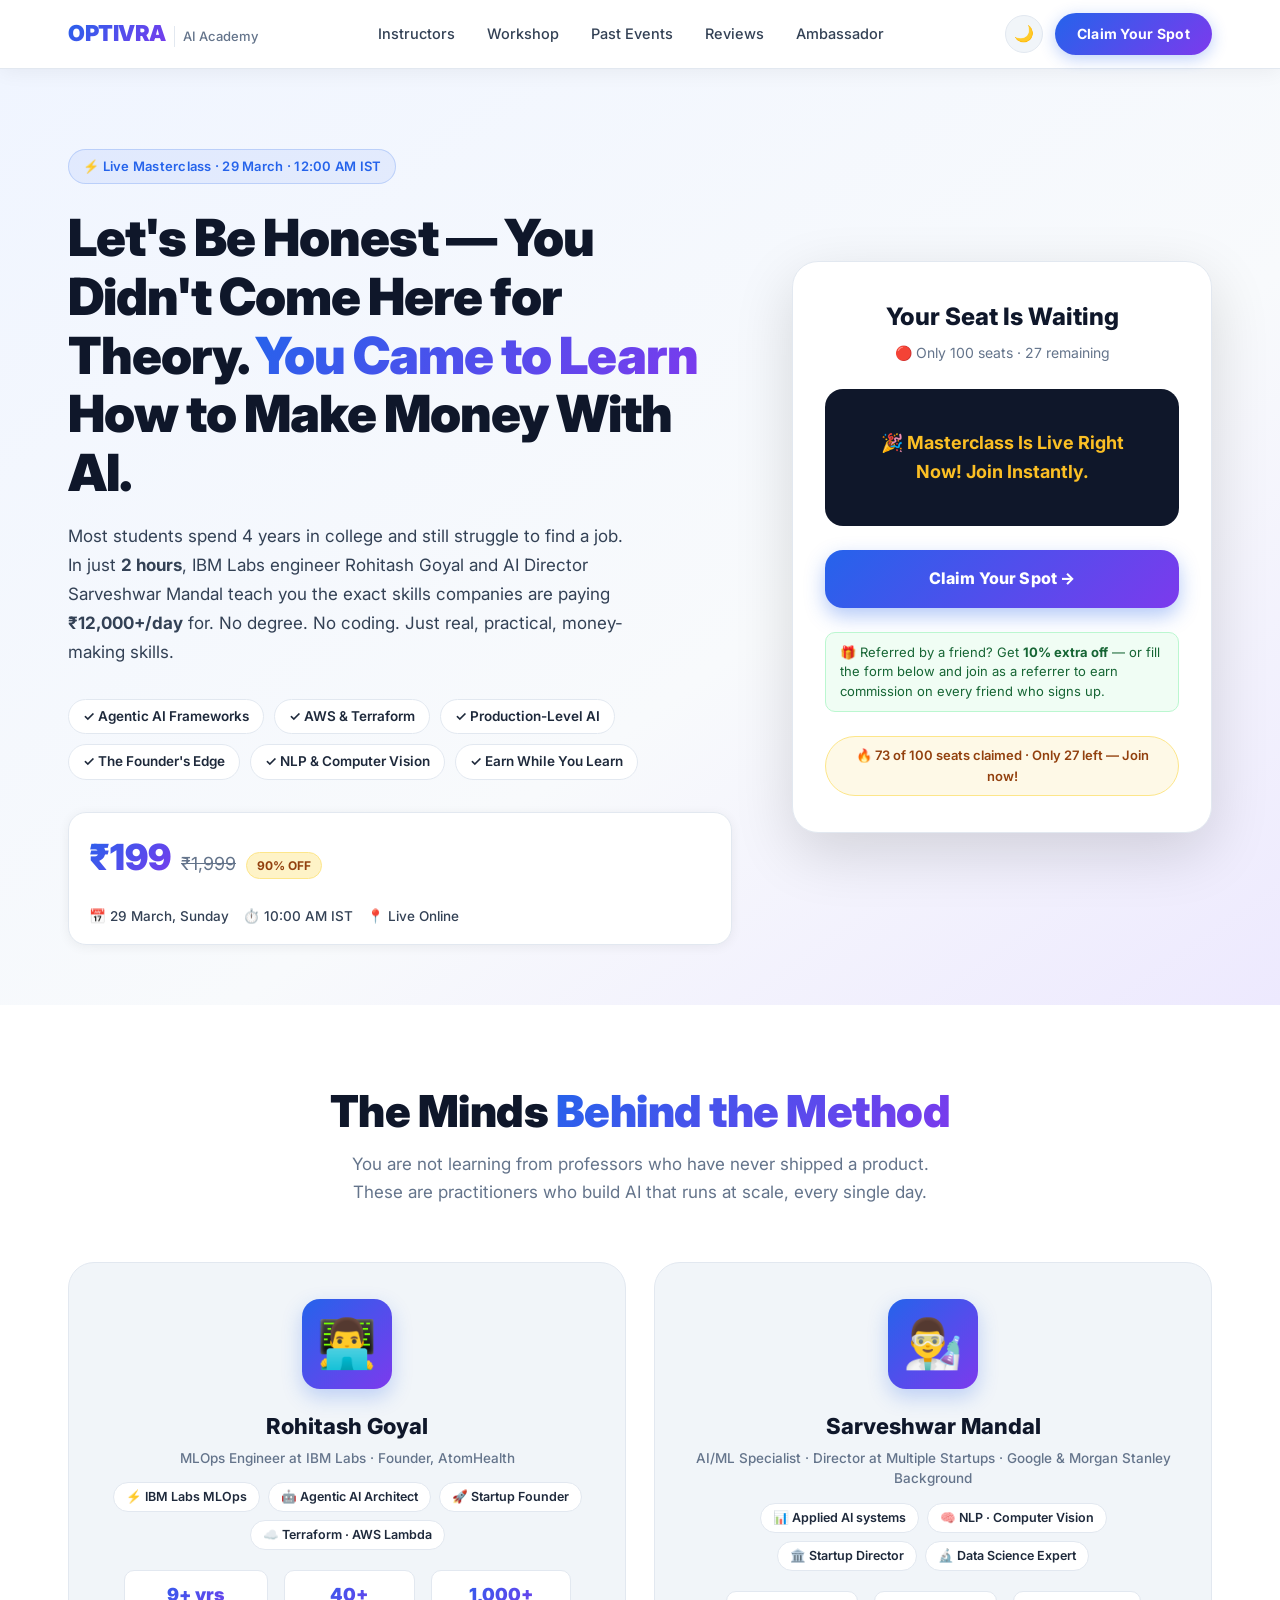
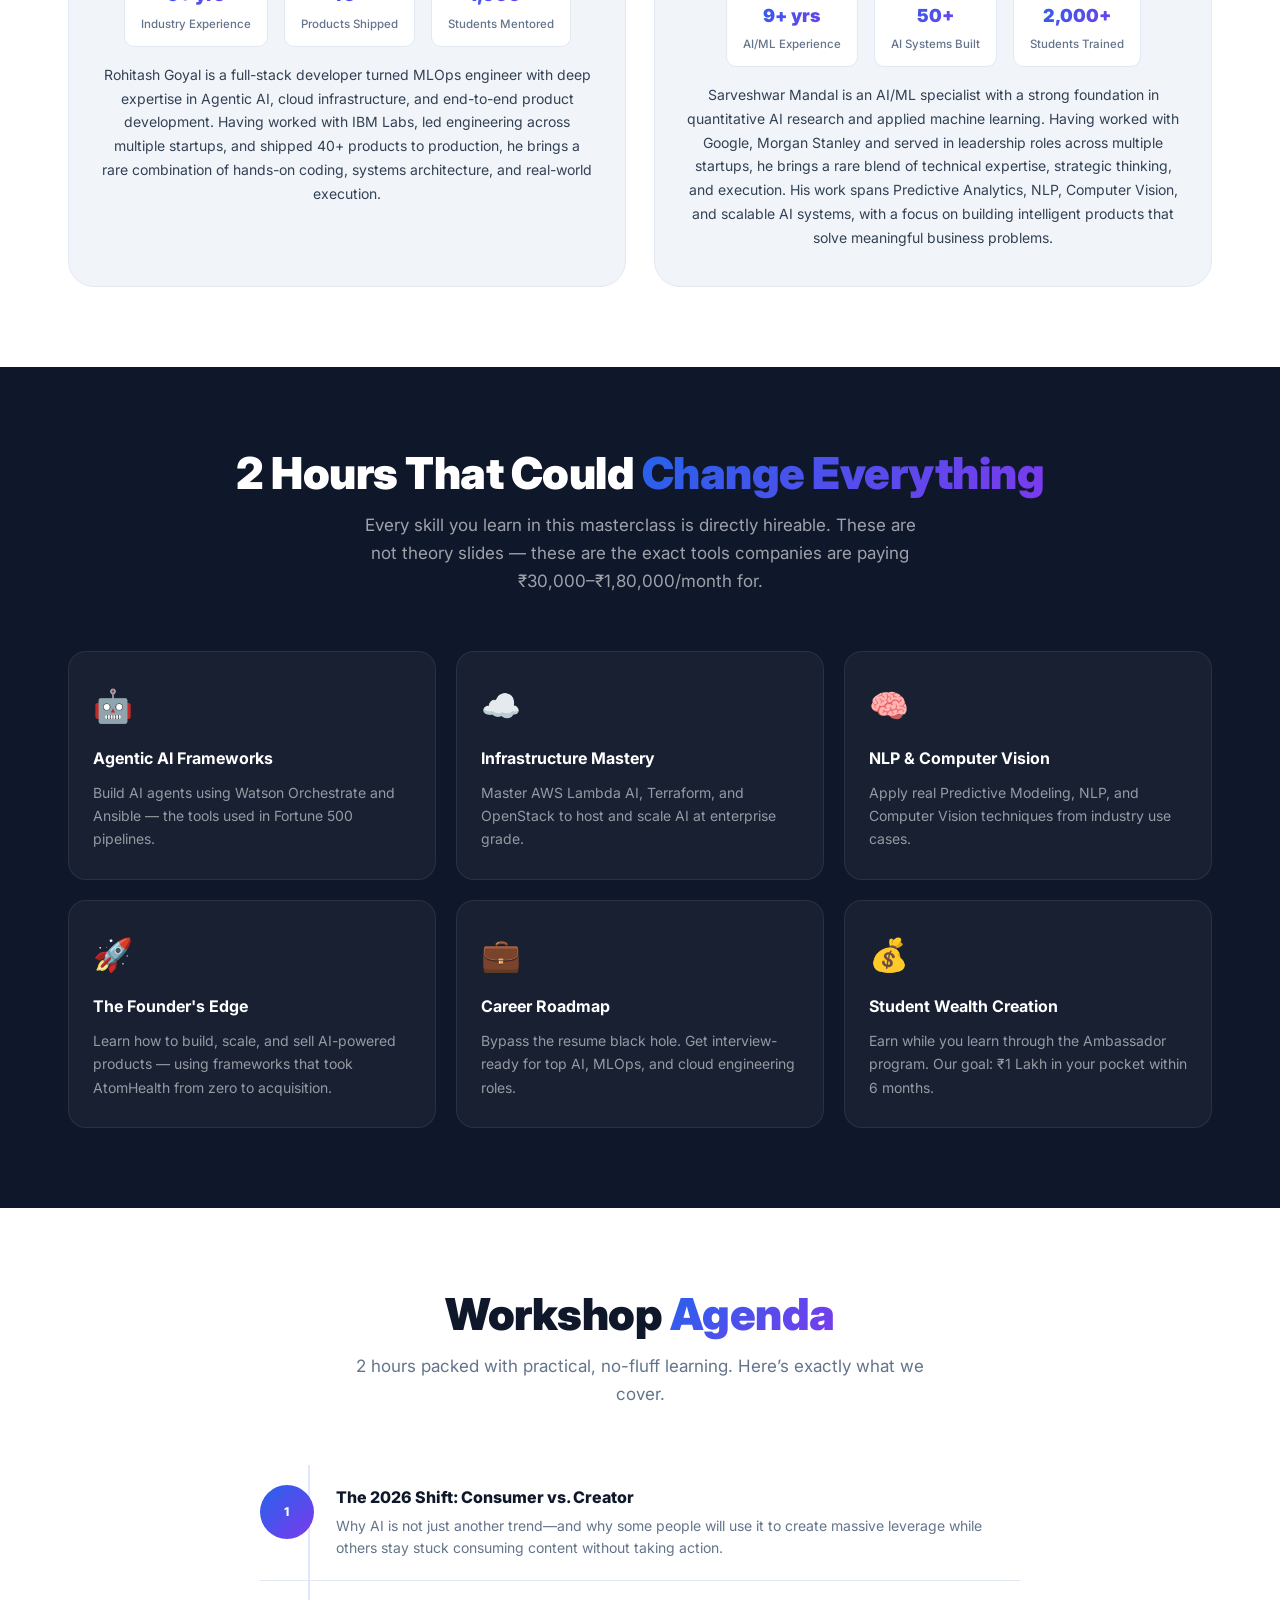
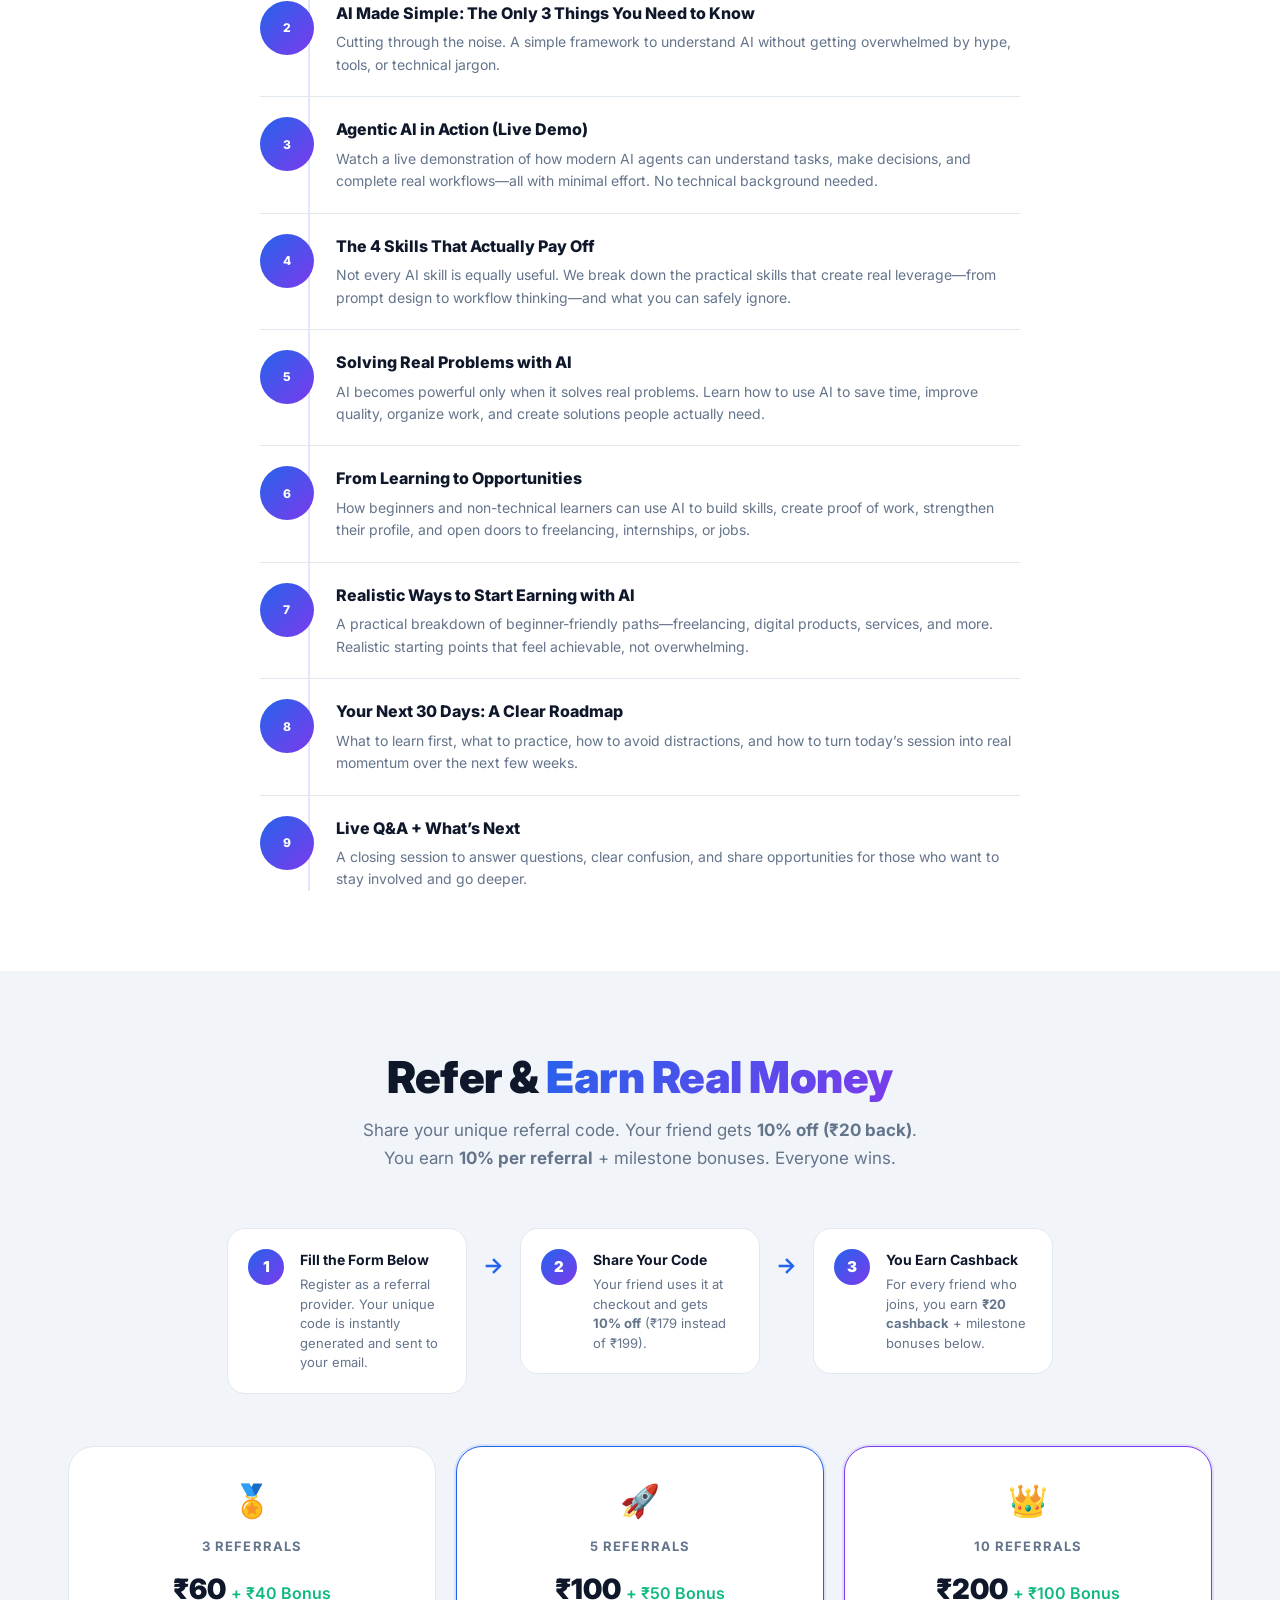
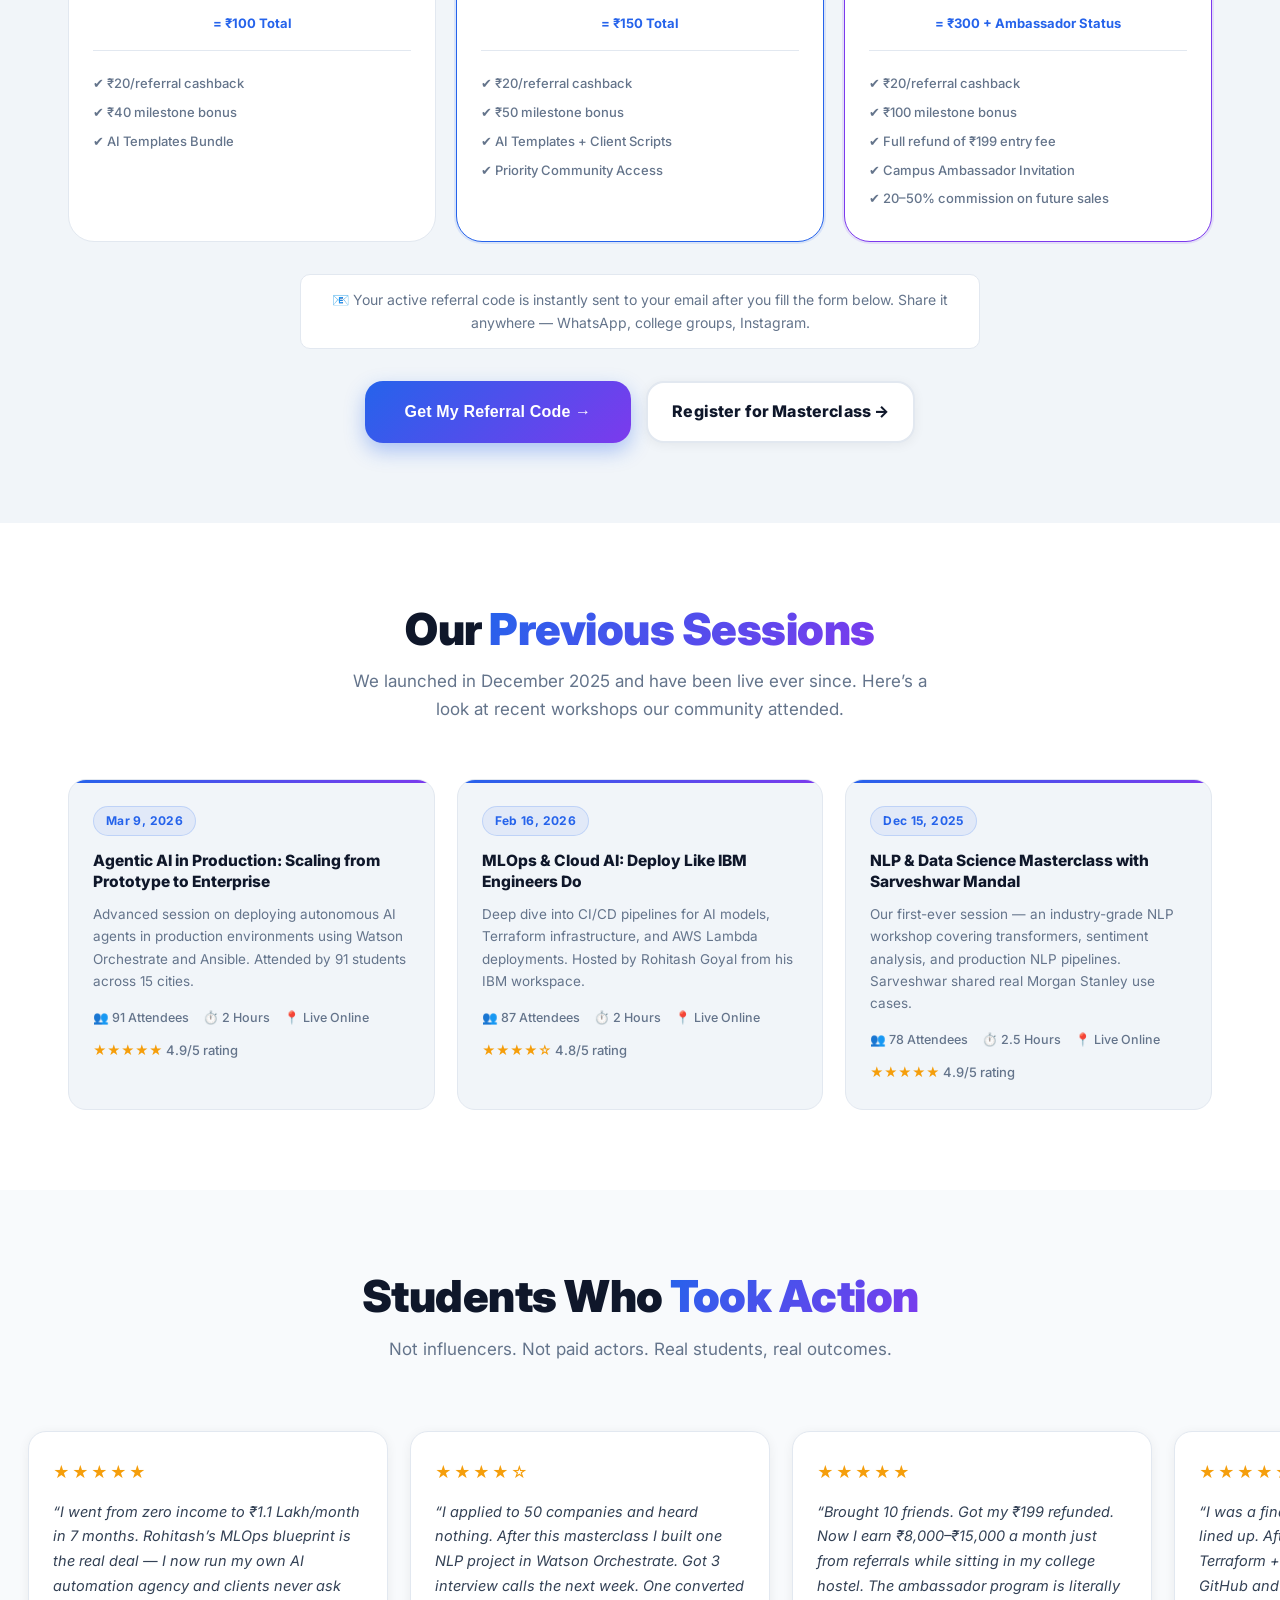
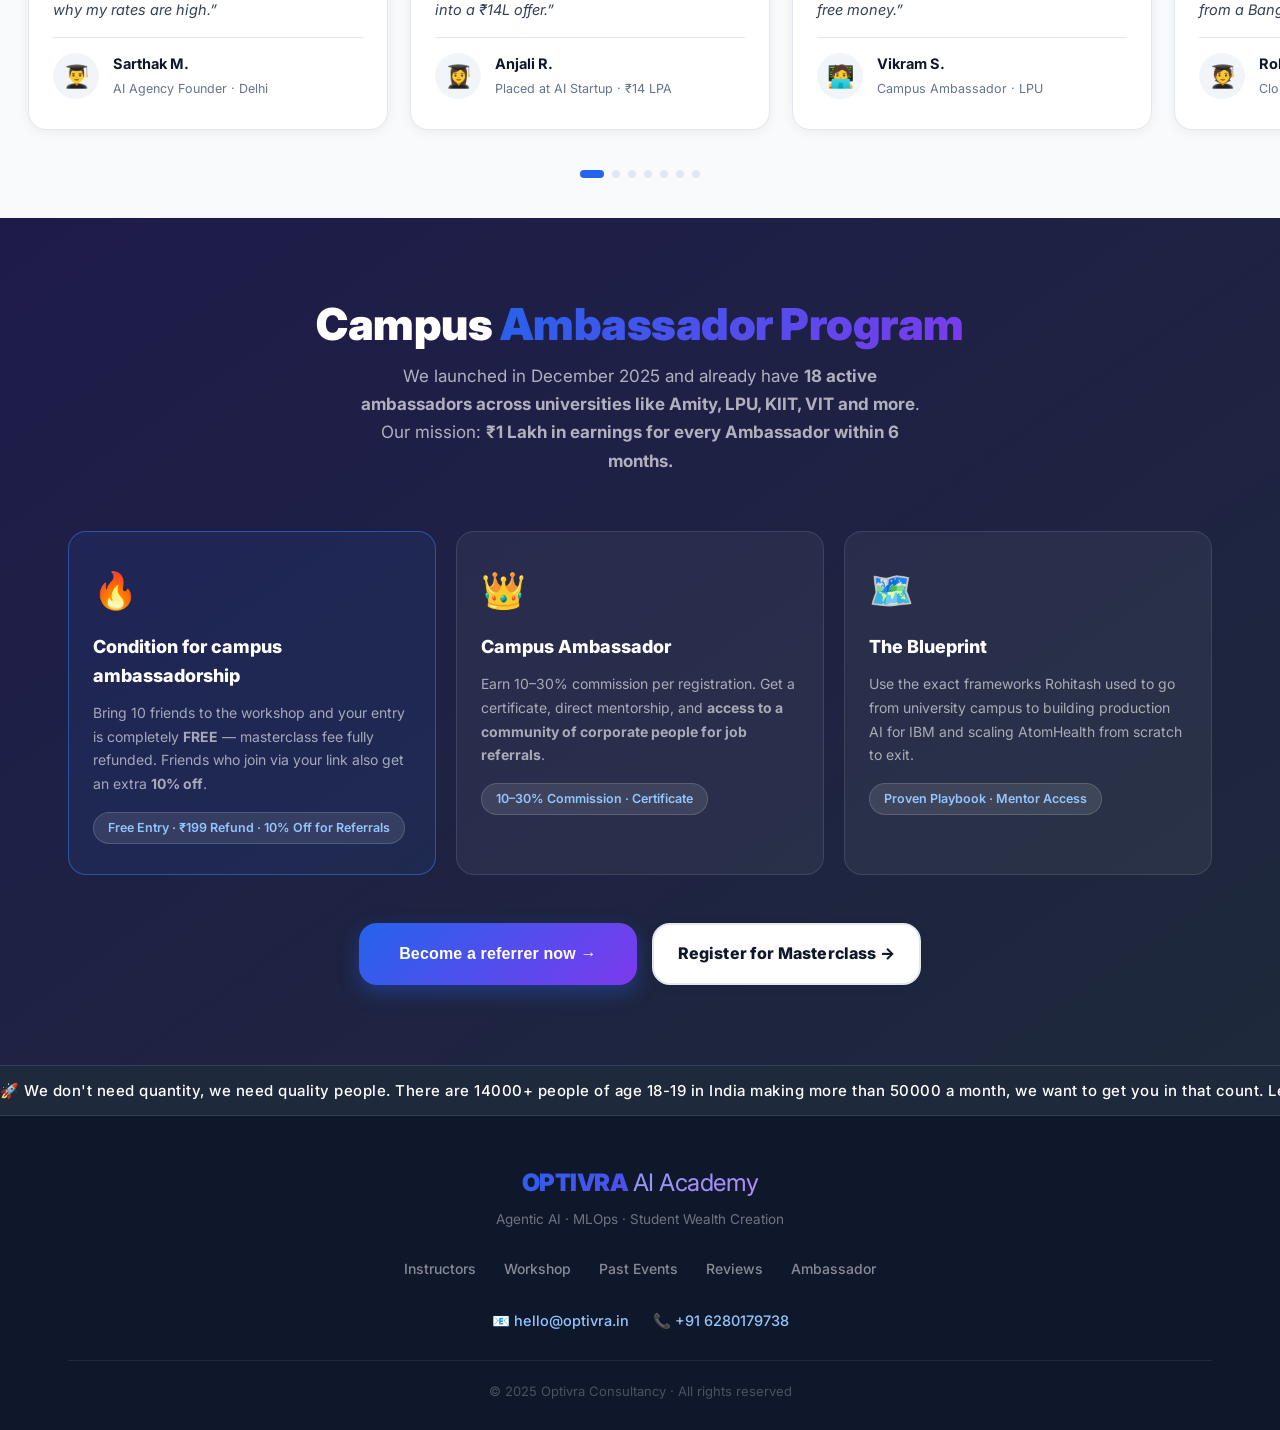
<file: index.html>
<!DOCTYPE html>
<html lang="en">
<head>
    <meta charset="UTF-8">
    <meta name="viewport" content="width=device-width, initial-scale=1.0">
    <meta name="description" content="Join Rohitash Goyal & Sarveshwar Mandal for a 2-Hour Agentic AI Masterclass on 29 March at 10 AM IST. Learn MLOps, AWS, and build your AI Career Roadmap towards ₹1 Lakh/Month.">
    <title>Optivra AI Academy · Master the AI Corporate Era</title>
    <link rel="icon" type="image/png" href="favicon.png">
    <link rel="apple-touch-icon" href="favicon.png">
    <link rel="preconnect" href="https://fonts.googleapis.com">
    <link href="https://fonts.googleapis.com/css2?family=Inter:wght@300;400;500;600;700;800;900&display=swap" rel="stylesheet">
    <link href="https://unpkg.com/aos@2.3.1/dist/aos.css" rel="stylesheet">
    <link rel="stylesheet" href="assets/css/style.css">
</head>
<body>

    <!-- PROFESSIONAL HEADER -->
    <header class="header">
        <div class="header-content">
            <a href="#" class="logo">
                <span class="logo-main">OPTIVRA</span>
                <span class="logo-sub">AI Academy</span>
            </a>
            <nav class="nav" id="mainNav">
                <a href="#instructors">Instructors</a>
                <a href="#workshop">Workshop</a>
                <a href="#past-events">Past Events</a>
                <a href="#success-stories">Reviews</a>
                <a href="#ambassador-section">Ambassador</a>
            </nav>
            <div class="header-actions">
                <button id="themeToggle" class="theme-btn" aria-label="Toggle theme">🌙</button>
                <a href="https://tagmango.com/web/checkout/69b97920f4158f62333fca2c" class="cta-btn-header" target="_blank" rel="noopener">Claim Your Spot</a>
                <button class="hamburger" id="hamburger" aria-label="Menu">☰</button>
            </div>
        </div>
    </header>

    <!-- HERO SECTION -->
    <section class="hero" id="register">
        <div class="hero-inner">

            <!-- LEFT: COPY -->
            <div class="hero-left" data-aos="fade-right">
                <div class="hero-badge">⚡ Live Masterclass · 29 March · 12:00 AM IST</div>
                <h1 class="hero-title">
                    Let's Be Honest —
                    You Didn't Come Here for Theory.  <span class="gradient-text">You Came to Learn</span>
                   How to Make Money With AI.
                </h1>
                <p class="hero-sub">
                    Most students spend 4 years in college and still struggle to find a job. In just <strong>2 hours</strong>, IBM Labs engineer Rohitash Goyal and AI Director Sarveshwar Mandal teach you the exact skills companies are paying <strong>₹12,000+/day</strong> for. No degree. No coding. Just real, practical, money-making skills.
                </p>

                <!-- KEY HIGHLIGHTS -->
                <div class="highlights-grid">
                    <div class="highlight-chip">✓ Agentic AI Frameworks</div>
                    <div class="highlight-chip">✓ AWS & Terraform</div>
                    <div class="highlight-chip">✓ Production-Level AI</div>
                    <div class="highlight-chip">✓ The Founder's Edge</div>
                    <div class="highlight-chip">✓ NLP & Computer Vision</div>
                    <div class="highlight-chip">✓ Earn While You Learn</div>
                </div>

                <!-- PRICE STRIPE -->
                <div class="price-stripe">
                    <div class="price-left">
                        <span class="price-current">₹199</span>
                        <span class="price-original">₹1,999</span>
                        <span class="price-badge">90% OFF</span>
                    </div>
                    <div class="price-meta">
                        <span>📅 29 March, Sunday</span>
                        <span>⏱️ 10:00 AM IST</span>
                        <span>📍 Live Online</span>
                    </div>
                </div>
            </div>

            <!-- RIGHT: CTA BOX -->
            <div class="hero-right" data-aos="fade-left">
                <div class="cta-box">
                    <div class="cta-box-header">
                        <h2>Your Seat Is Waiting</h2>
                        <p>🔴 Only 100 seats · <span id="seatsLeft">27</span> remaining</p>
                    </div>

                    <!-- COUNTDOWN TIMER -->
                    <div class="countdown-timer">
                        <div class="countdown-label">⏳ Masterclass Starts In</div>
                        <div class="countdown-blocks">
                            <div class="cd-block">
                                <div class="cd-num" id="days">00</div>
                                <div class="cd-label">DAYS</div>
                            </div>
                            <div class="cd-sep">:</div>
                            <div class="cd-block">
                                <div class="cd-num" id="hours">00</div>
                                <div class="cd-label">HRS</div>
                            </div>
                            <div class="cd-sep">:</div>
                            <div class="cd-block">
                                <div class="cd-num" id="minutes">00</div>
                                <div class="cd-label">MIN</div>
                            </div>
                            <div class="cd-sep">:</div>
                            <div class="cd-block">
                                <div class="cd-num" id="seconds">00</div>
                                <div class="cd-label">SEC</div>
                            </div>
                        </div>
                    </div>

                    <a href="https://tagmango.com/web/checkout/69b97920f4158f62333fca2c" class="cta-btn-main" target="_blank" rel="noopener">
                        Claim Your Spot →
                    </a>



                    <div class="referral-info-strip">
                        🎁 Referred by a friend? Get <strong>10% extra off</strong> — or fill the form below and join as a referrer to earn commission on every friend who signs up.
                    </div>

                    <div class="social-proof-bar">
                        🔥 73 of 100 seats claimed · Only 27 left — Join now!
                    </div>
                </div>
            </div>

        </div>
    </section>

    <!-- INSTRUCTORS SECTION -->
    <section class="section instructors-section" id="instructors">
        <div class="container" data-aos="fade-up">
            <div class="section-header">
                <h2>The Minds <span class="gradient-text">Behind the Method</span></h2>
                <p>You are not learning from professors who have never shipped a product. These are practitioners who build AI that runs at scale, every single day.</p>
            </div>

            <div class="instructors-grid">

                <!-- Rohitash Goyal -->
                <div class="instructor-card" data-aos="fade-up" data-aos-delay="100">
                    <div class="instructor-avatar-wrap">
                        <div class="instructor-avatar">👨‍💻</div>
                    </div>
                    <div class="instructor-info">
                        <h3>Rohitash Goyal</h3>
                        <div class="instructor-title">MLOps Engineer at IBM Labs · Founder, AtomHealth</div>
                        <div class="instructor-tags">
                            <span class="tag">⚡ IBM Labs MLOps</span>
                            <span class="tag">🤖 Agentic AI Architect</span>
                            <span class="tag">🚀 Startup Founder</span>
                            <span class="tag">☁️ Terraform · AWS Lambda</span>
                        </div>
                        <div class="instructor-stats">
                            <div class="stat-pill">
                                <strong>9+ yrs</strong>
                                <span>Industry Experience</span>
                            </div>
                            <div class="stat-pill">
                                <strong>40+</strong>
                                <span>Products Shipped</span>
                            </div>
                            <div class="stat-pill">
                                <strong>1,000+</strong>
                                <span>Students Mentored</span>
                            </div>
                        </div>
                        <p class="instructor-bio">
                           Rohitash Goyal is a full-stack developer turned MLOps engineer with deep expertise in Agentic AI, 
cloud infrastructure, and end-to-end product development. Having worked with IBM Labs, led 
engineering across multiple startups, and shipped 40+ products to production, he brings a rare 
combination of hands-on coding, systems architecture, and real-world execution.</p>
                    </div>
                </div>

                <!-- Sarveshwar Mandal -->
                <div class="instructor-card" data-aos="fade-up" data-aos-delay="200">
                    <div class="instructor-avatar-wrap">
                        <div class="instructor-avatar">👨‍🔬</div>
                    </div>
                    <div class="instructor-info">
                        <h3>Sarveshwar Mandal</h3>
                        <div class="instructor-title">AI/ML Specialist · Director at Multiple Startups · Google & Morgan Stanley Background</div>
                        <div class="instructor-tags">
                            <span class="tag">📊 Applied AI systems</span>
                            <span class="tag">🧠 NLP · Computer Vision</span>
                            <span class="tag">🏛️ Startup Director</span>
                            <span class="tag">🔬 Data Science Expert</span>
                        </div>
                        <div class="instructor-stats">
                            <div class="stat-pill">
                                <strong>9+ yrs</strong>
                                <span>AI/ML Experience</span>
                            </div>
                            <div class="stat-pill">
                                <strong>50+</strong>
                                <span>AI Systems Built</span>
                            </div>
                            <div class="stat-pill">
                                <strong>2,000+</strong>
                                <span>Students Trained</span>
                            </div>
                        </div>
                        <p class="instructor-bio">
                            Sarveshwar Mandal is an AI/ML specialist with a strong foundation in quantitative AI research and applied machine learning. Having worked with Google, Morgan Stanley and served in leadership roles across multiple startups, he brings a rare blend of technical expertise, strategic thinking, and execution.
His work spans Predictive Analytics, NLP, Computer Vision, and scalable AI systems, with a focus on building intelligent products that solve meaningful business problems. </p>
                    </div>
                </div>

            </div>
        </div>
    </section>

    <!-- WHAT YOU'LL LEARN -->
    <section class="section workshop-section" id="workshop">
        <div class="container" data-aos="fade-up">
            <div class="section-header dark-head">
                <h2>2 Hours That Could <span>Change Everything</span></h2>
                <p>Every skill you learn in this masterclass is directly hireable. These are not theory slides — these are the exact tools companies are paying ₹30,000–₹1,80,000/month for.</p>
            </div>
            <div class="learn-grid">
                <div class="learn-card">
                    <div class="learn-icon">🤖</div>
                    <h4>Agentic AI Frameworks</h4>
                    <p>Build AI agents using Watson Orchestrate and Ansible — the tools used in Fortune 500 pipelines.</p>
                </div>
                <div class="learn-card">
                    <div class="learn-icon">☁️</div>
                    <h4>Infrastructure Mastery</h4>
                    <p>Master AWS Lambda AI, Terraform, and OpenStack to host and scale AI at enterprise grade.</p>
                </div>
                <div class="learn-card">
                    <div class="learn-icon">🧠</div>
                    <h4>NLP & Computer Vision</h4>
                    <p>Apply real Predictive Modeling, NLP, and Computer Vision techniques from industry use cases.</p>
                </div>
                <div class="learn-card">
                    <div class="learn-icon">🚀</div>
                    <h4>The Founder's Edge</h4>
                    <p>Learn how to build, scale, and sell AI-powered products — using frameworks that took AtomHealth from zero to acquisition.</p>
                </div>
                <div class="learn-card">
                    <div class="learn-icon">💼</div>
                    <h4>Career Roadmap</h4>
                    <p>Bypass the resume black hole. Get interview-ready for top AI, MLOps, and cloud engineering roles.</p>
                </div>
                <div class="learn-card">
                    <div class="learn-icon">💰</div>
                    <h4>Student Wealth Creation</h4>
                    <p>Earn while you learn through the Ambassador program. Our goal: ₹1 Lakh in your pocket within 6 months.</p>
                </div>
            </div>
        </div>
    </section>

    <!-- AGENDA SECTION -->
    <section class="section agenda-section" id="agenda" data-aos="fade-up">
        <div class="container">
            <div class="section-header">
                <h2>Workshop <span class="gradient-text">Agenda</span></h2>
                <p>2 hours packed with practical, no-fluff learning. Here’s exactly what we cover.</p>
            </div>
            <div class="agenda-list">
                <div class="agenda-item">
                    <div class="agenda-time">1</div>
                    <div class="agenda-content">
                        <h4>The 2026 Shift: Consumer vs. Creator </h4>
                        <p>Why AI is not just another trend—and why some people will use it to create massive leverage while others stay stuck consuming content without taking action.</p>
                    </div>
                </div>
                <div class="agenda-item">
                    <div class="agenda-time">2</div>
                    <div class="agenda-content">
                        <h4>AI Made Simple: The Only 3 Things You Need to Know</h4>
                        <p>Cutting through the noise. A simple framework to understand AI without getting overwhelmed by hype, tools, or technical jargon.</p>
                    </div>
                </div>
                <div class="agenda-item">
                    <div class="agenda-time">3</div>
                    <div class="agenda-content">
                        <h4>Agentic AI in Action (Live Demo)</h4>
                        <p>Watch a live demonstration of how modern AI agents can understand tasks, make decisions, and complete real workflows—all with minimal effort. No technical background needed.</p>
                    </div>
                </div>
                <div class="agenda-item">
                    <div class="agenda-time">4</div>
                    <div class="agenda-content">
                        <h4>The 4 Skills That Actually Pay Off</h4>
                        <p>Not every AI skill is equally useful. We break down the practical skills that create real leverage—from prompt design to workflow thinking—and what you can safely ignore.</p>
                    </div>
                </div>
                <div class="agenda-item">
                    <div class="agenda-time">5</div>
                    <div class="agenda-content">
                        <h4>Solving Real Problems with AI</h4>
                        <p>AI becomes powerful only when it solves real problems. Learn how to use AI to save time, improve quality, organize work, and create solutions people actually need.</p>
                    </div>
                </div>
                 <div class="agenda-item">
                    <div class="agenda-time">6</div>
                    <div class="agenda-content">
                        <h4>From Learning to Opportunities</h4>
                        <p>How beginners and non-technical learners can use AI to build skills, create proof of work, strengthen their profile, and open doors to freelancing, internships, or jobs.</p>
                    </div>
                </div>
                 <div class="agenda-item">
                    <div class="agenda-time">7</div>
                    <div class="agenda-content">
                        <h4>Realistic Ways to Start Earning with AI</h4>
                        <p>A practical breakdown of beginner-friendly paths—freelancing, digital products, services, and more. Realistic starting points that feel achievable, not overwhelming.</p>
                    </div>
                </div>
                 <div class="agenda-item">
                    <div class="agenda-time">8</div>
                    <div class="agenda-content">
                        <h4>Your Next 30 Days: A Clear Roadmap</h4>
                        <p>What to learn first, what to practice, how to avoid distractions, and how to turn today’s session into real momentum over the next few weeks.</p>
                    </div>
                </div>
                
                
                <div class="agenda-item agenda-item-last">
                    <div class="agenda-time">9</div>
                    <div class="agenda-content">
                        <h4>Live Q&A + What’s Next</h4>
                        <p>A closing session to answer questions, clear confusion, and share opportunities for those who want to stay involved and go deeper.</p>
                    </div>
                </div>
            </div>
        </div>
    </section>

    <!-- REFERRAL REWARDS SECTION -->
    <section class="section referral-rewards-section" id="referral-rewards" data-aos="fade-up">
        <div class="container">
            <div class="section-header">
                <h2>Refer & <span class="gradient-text">Earn Real Money</span></h2>
                <p>Share your unique referral code. Your friend gets <strong>10% off (₹20 back)</strong>. You earn <strong>10% per referral</strong> + milestone bonuses. Everyone wins.</p>
            </div>

            <!-- HOW IT WORKS -->
            <div class="referral-how">
                <div class="referral-step">
                    <div class="ref-step-num">1</div>
                    <div>
                        <h4>Fill the Form Below</h4>
                        <p>Register as a referral provider. Your unique code is instantly generated and sent to your email.</p>
                    </div>
                </div>
                <div class="referral-step-arrow">→</div>
                <div class="referral-step">
                    <div class="ref-step-num">2</div>
                    <div>
                        <h4>Share Your Code</h4>
                        <p>Your friend uses it at checkout and gets <strong>10% off</strong> (₹179 instead of ₹199).</p>
                    </div>
                </div>
                <div class="referral-step-arrow">→</div>
                <div class="referral-step">
                    <div class="ref-step-num">3</div>
                    <div>
                        <h4>You Earn Cashback</h4>
                        <p>For every friend who joins, you earn <strong>₹20 cashback</strong> + milestone bonuses below.</p>
                    </div>
                </div>
            </div>

            <!-- REWARD TIERS -->
            <div class="reward-tiers">
                <div class="reward-card">
                    <div class="reward-emoji">🏅</div>
                    <div class="reward-count">3 Referrals</div>
                    <div class="reward-earn">₹60 <span>+ ₹40 Bonus</span></div>
                    <div class="reward-total">= ₹100 Total</div>
                    <ul class="reward-perks">
                        <li>✔ ₹20/referral cashback</li>
                        <li>✔ ₹40 milestone bonus</li>
                        <li>✔ AI Templates Bundle</li>
                    </ul>
                </div>
                <div class="reward-card reward-popular">
                    <div class="reward-emoji">🚀</div>
                    <div class="reward-count">5 Referrals</div>
                    <div class="reward-earn">₹100 <span>+ ₹50 Bonus</span></div>
                    <div class="reward-total">= ₹150 Total</div>
                    <ul class="reward-perks">
                        <li>✔ ₹20/referral cashback</li>
                        <li>✔ ₹50 milestone bonus</li>
                        <li>✔ AI Templates + Client Scripts</li>
                        <li>✔ Priority Community Access</li>
                    </ul>
                </div>
                <div class="reward-card reward-elite">
                    <div class="reward-emoji">👑</div>
                    <div class="reward-count">10 Referrals</div>
                    <div class="reward-earn">₹200 <span>+ ₹100 Bonus</span></div>
                    <div class="reward-total">= ₹300 + Ambassador Status</div>
                    <ul class="reward-perks">
                        <li>✔ ₹20/referral cashback</li>
                        <li>✔ ₹100 milestone bonus</li>
                        <li>✔ Full refund of ₹199 entry fee</li>
                        <li>✔ Campus Ambassador Invitation</li>
                        <li>✔ 20–50% commission on future sales</li>
                    </ul>
                </div>
            </div>

            <div class="referral-cta-note">
                📧 Your active referral code is instantly sent to your email after you fill the form below. Share it anywhere — WhatsApp, college groups, Instagram.
            </div>

            <div class="ambassador-cta-wrap" style="margin-top:32px; display: flex; gap: 15px; flex-wrap: wrap; justify-content: center;">
                <button class="cta-btn-main" onclick="openModal('referral')">
                    Get My Referral Code →
                </button>
                <a href="https://tagmango.com/web/checkout/69b97920f4158f62333fca2c" target="_blank" class="cta-btn-secondary">
                    Register for Masterclass →
                </a>
            </div>
        </div>
    </section>

    <!-- PAST EVENTS SECTION -->
    <section class="section past-events-section" id="past-events" data-aos="fade-up">
        <div class="container">
            <div class="section-header">
                <h2>Our <span class="gradient-text">Previous Sessions</span></h2>
                <p>We launched in December 2025 and have been live ever since. Here’s a look at recent workshops our community attended.</p>
            </div>
            <div class="past-events-grid">
                <div class="past-event-card">
                    <div class="event-date-badge">Mar 9, 2026</div>
                    <h4>Agentic AI in Production: Scaling from Prototype to Enterprise</h4>
                    <p>Advanced session on deploying autonomous AI agents in production environments using Watson Orchestrate and Ansible. Attended by 91 students across 15 cities.</p>
                    <div class="event-meta">
                        <span>👥 91 Attendees</span>
                        <span>⏱️ 2 Hours</span>
                        <span>📍 Live Online</span>
                    </div>
                    <div class="event-rating">★★★★★ <span>4.9/5 rating</span></div>
                </div>
                <div class="past-event-card">
                    <div class="event-date-badge">Feb 16, 2026</div>
                    <h4>MLOps & Cloud AI: Deploy Like IBM Engineers Do</h4>
                    <p>Deep dive into CI/CD pipelines for AI models, Terraform infrastructure, and AWS Lambda deployments. Hosted by Rohitash Goyal from his IBM workspace.</p>
                    <div class="event-meta">
                        <span>👥 87 Attendees</span>
                        <span>⏱️ 2 Hours</span>
                        <span>📍 Live Online</span>
                    </div>
                    <div class="event-rating">★★★★☆ <span>4.8/5 rating</span></div>
                </div>
                <div class="past-event-card">
                    <div class="event-date-badge">Dec 15, 2025</div>
                    <h4>NLP & Data Science Masterclass with Sarveshwar Mandal</h4>
                    <p>Our first-ever session — an industry-grade NLP workshop covering transformers, sentiment analysis, and production NLP pipelines. Sarveshwar shared real Morgan Stanley use cases.</p>
                    <div class="event-meta">
                        <span>👥 78 Attendees</span>
                        <span>⏱️ 2.5 Hours</span>
                        <span>📍 Live Online</span>
                    </div>
                    <div class="event-rating">★★★★★ <span>4.9/5 rating</span></div>
                </div>
            </div>
        </div>
    </section>

    <!-- SUCCESS STORIES — AUTO-SCROLL CAROUSEL -->
    <section class="section testimonials-outer" id="success-stories">
        <div class="container" data-aos="fade-up">
            <div class="section-header">
                <h2>Students Who <span class="gradient-text">Took Action</span></h2>
                <p>Not influencers. Not paid actors. Real students, real outcomes.</p>
            </div>
        </div>
        <div class="testimonials-carousel-wrap">
            <div class="testimonials-carousel" id="testimonialsCarousel">

                <div class="testimonial-card">
                    <div class="stars">★★★★★</div>
                    <p>“I went from zero income to ₹1.1 Lakh/month in 7 months. Rohitash’s MLOps blueprint is the real deal — I now run my own AI automation agency and clients never ask why my rates are high.”</p>
                    <div class="testimonial-author">
                        <div class="author-avatar">👨‍🎓</div>
                        <div>
                            <strong>Sarthak M.</strong>
                            <span>AI Agency Founder · Delhi</span>
                        </div>
                    </div>
                </div>

                <div class="testimonial-card">
                    <div class="stars">★★★★☆</div>
                    <p>“I applied to 50 companies and heard nothing. After this masterclass I built one NLP project in Watson Orchestrate. Got 3 interview calls the next week. One converted into a ₹14L offer.”</p>
                    <div class="testimonial-author">
                        <div class="author-avatar">👩‍🎓</div>
                        <div>
                            <strong>Anjali R.</strong>
                            <span>Placed at AI Startup · ₹14 LPA</span>
                        </div>
                    </div>
                </div>

                <div class="testimonial-card">
                    <div class="stars">★★★★★</div>
                    <p>“Brought 10 friends. Got my ₹199 refunded. Now I earn ₹8,000–₹15,000 a month just from referrals while sitting in my college hostel. The ambassador program is literally free money.”</p>
                    <div class="testimonial-author">
                        <div class="author-avatar">🧑‍💻</div>
                        <div>
                            <strong>Vikram S.</strong>
                            <span>Campus Ambassador · LPU</span>
                        </div>
                    </div>
                </div>

                <div class="testimonial-card">
                    <div class="stars">★★★★★</div>
                    <p>“I was a final year CS student with no job lined up. After the Dec masterclass I built a Terraform + AWS project, added it to my GitHub and within 3 weeks I had an offer from a Bangalore startup.”</p>
                    <div class="testimonial-author">
                        <div class="author-avatar">🧑‍🎓</div>
                        <div>
                            <strong>Rohan P.</strong>
                            <span>Cloud Engineer · Bangalore</span>
                        </div>
                    </div>
                </div>

                <div class="testimonial-card">
                    <div class="stars">★★★★☆</div>
                    <p>“Sarveshwar’s NLP session changed the way I think about data. I applied the predictive modeling techniques to a freelance project and billed ₹45,000 for a single weekend of work.”</p>
                    <div class="testimonial-author">
                        <div class="author-avatar">👩‍💼</div>
                        <div>
                            <strong>Meghna T.</strong>
                            <span>Freelance Data Scientist · Pune</span>
                        </div>
                    </div>
                </div>

                <div class="testimonial-card">
                    <div class="stars">★★★★★</div>
                    <p>“₹199 is literally nothing for what you get. I’ve paid ₹30,000 for courses with less value. The instructors show you things you’d only learn after 5 years on the job.”</p>
                    <div class="testimonial-author">
                        <div class="author-avatar">👨‍💼</div>
                        <div>
                            <strong>Karan D.</strong>
                            <span>Software Engineer · Hyderabad</span>
                        </div>
                    </div>
                </div>

                <div class="testimonial-card">
                    <div class="stars">★★★★★</div>
                    <p>“As a college dropout I had almost given up on tech. Optivra showed me a path that didn’t require a degree — just skills. I’m now consulting for two AI startups at ₹60,000/month.”</p>
                    <div class="testimonial-author">
                        <div class="author-avatar">🧑‍💻</div>
                        <div>
                            <strong>Deepak N.</strong>
                            <span>AI Consultant · Mumbai</span>
                        </div>
                    </div>
                </div>

            </div>
        </div>
        <!-- Carousel Dots -->
        <div class="carousel-dots" id="carouselDots"></div>
    </section>

    <!-- AMBASSADOR / EARN WHILE YOU LEARN SECTION -->
    <section class="referral-section" id="ambassador-section" data-aos="fade-up">
        <div class="container">
            <div class="section-header">
                <h2>Campus <span class="gradient-text">Ambassador Program</span></h2>
                <p>We launched in December 2025 and already have <strong>18 active ambassadors across universities like Amity, LPU, KIIT, VIT and more</strong>.<br>Our mission: <strong>₹1 Lakh in earnings for every Ambassador within 6 months.</strong></p>
            </div>

            <div class="ambassador-cards">
                <div class="amb-card popular-amb">
                    <div class="amb-icon">🔥</div>
                    <h3>Condition for campus ambassadorship</h3>
                    <p>Bring 10 friends to the workshop and your entry is completely <strong>FREE</strong> — masterclass fee fully refunded. Friends who join via your link also get an extra <strong>10% off</strong>.</p>
                    <div class="amb-tag">Free Entry · ₹199 Refund · 10% Off for Referrals</div>
                </div>
                <div class="amb-card">
                    <div class="amb-icon">👑</div>
                    <h3>Campus Ambassador</h3>
                    <p>Earn 10–30% commission per registration. Get a certificate, direct mentorship, and <strong>access to a community of corporate people for job referrals</strong>.</p>
                    <div class="amb-tag">10–30% Commission · Certificate</div>
                </div>
                <div class="amb-card">
                    <div class="amb-icon">🗺️</div>
                    <h3>The Blueprint</h3>
                    <p>Use the exact frameworks Rohitash used to go from university campus to building production AI for IBM and scaling AtomHealth from scratch to exit.</p>
                    <div class="amb-tag">Proven Playbook · Mentor Access</div>
                </div>
            </div>

            <div class="ambassador-cta-wrap" style="display: flex; gap: 15px; flex-wrap: wrap; justify-content: center;">
                <button class="cta-btn-main" onclick="openModal('referral')">
                    Become a referrer now →
                </button>
                <a href="https://tagmango.com/web/checkout/69b97920f4158f62333fca2c" target="_blank" class="cta-btn-secondary">
                    Register for Masterclass →
                </a>
            </div>
        </div>
    </section>

    <!-- MODAL: TWO-TAB REGISTRATION FORM -->
    <div class="modal-overlay" id="ambassadorModal" role="dialog" aria-modal="true" aria-label="Registration">
        <div class="modal-content" id="modalContent">
            <button class="modal-close" onclick="closeModal()" aria-label="Close">✕</button>
            <div class="modal-header">
                <h2>Join Optivra Community</h2>
                <p>Register as a Referrer to earn rewards!</p>
            </div>

            <!-- TAB: REFERRAL FORM -->
            <div class="modal-tab-content active" id="content-referral">
                <p class="tab-desc">📬 <strong>How it works:</strong> Register below with the name of whoever referred you — they earn points towards their ₹199 refund. You get an <strong>additional 10% off</strong> automatically. Once you register, you'll instantly receive your <strong>unique referral code by email</strong> to share.</p>
                <form class="modal-form" id="referralForm">
                    <div class="form-group">
                        <label for="refName">Your Full Name *</label>
                        <input type="text" id="refName" placeholder="e.g. Arjun Sharma" required>
                    </div>
                    <div class="form-group">
                        <label for="refEmail">Your Email *</label>
                        <input type="email" id="refEmail" placeholder="e.g. arjun@email.com" required>
                    </div>
                    <div class="form-group">
                        <label for="refPhone">Your Phone Number</label>
                        <input type="tel" id="refPhone" placeholder="+91 XXXXXXXXXX">
                    </div>
                    <div class="form-group">
                        <label for="refReferrer">Referred By (Name of person who sent you)</label>
                        <input type="text" id="refReferrer" placeholder="Leave blank if not referred">
                    </div>
                    <div class="form-group">
                        <label for="refCollege">College / University <span style="font-weight:400;color:#94a3b8">(Optional)</span></label>
                        <input type="text" id="refCollege" placeholder="e.g. Amity University, Noida">
                    </div>
                    <div class="form-group checkbox-group" style="display:flex; align-items:flex-start; gap:12px; margin-bottom: 24px; background: #f8fafc; padding: 12px; border-radius: 8px; border: 1px solid #e2e8f0;">
                        <input type="checkbox" id="refAmbassadorToggle" style="margin-top:4px; width:18px; height:18px; cursor:pointer;" checked>
                        <label for="refAmbassadorToggle" style="font-weight:600; cursor:pointer; font-size: 14px; line-height: 1.4;">
                            I also want to be considered for Campus Ambassador. 
                            <span style="font-size: 13px; font-weight: 400; color: #64748b; display: block; margin-top: 4px;">Get 10-30% commission, an official certificate, and direct mentor access.</span>
                        </label>
                    </div>
                    <button type="submit" class="modal-submit" id="refSubmitBtn">Become a referrer now →</button>
                </form>
                <p class="form-message" id="referralMessage"></p>
            </div>

        </div>
    </div>

    <!-- SCROLLING MARQUEE -->
    <div class="marquee-wrapper" style="background: #1e293b; color: #fff; padding: 12px 0; overflow: hidden; white-space: nowrap; border-top: 1px solid #334155; border-bottom: 1px solid #334155;">
        <div class="marquee-content" style="display: inline-block; animation: marquee 25s linear infinite; font-size: 15px; font-weight: 500; letter-spacing: 0.5px;">
            🚀 We don't need quantity, we need quality people. There are 14000+ people of age 18-19 in India making more than 50000 a month, we want to get you in that count. Let's see if you got what it takes. &nbsp;&nbsp;&nbsp;&nbsp;&nbsp;&nbsp;&nbsp;&nbsp; 🚀 We don't need quantity, we need quality people. There are 14000+ people of age 18-19 in India making more than 50000 a month, we want to get you in that count. Let's see if you got what it takes.     
        </div>
    </div>
    <style>
        @keyframes marquee {
            0% { transform: translateX(0); }
            100% { transform: translateX(-50%); }
        }
    </style>

    <!-- FOOTER -->
    <footer class="footer">
        <div class="footer-inner">
            <div class="footer-brand">
                <div class="footer-logo">OPTIVRA <span>AI Academy</span></div>
                <p>Agentic AI · MLOps · Student Wealth Creation</p>
            </div>
            <div class="footer-links">
                <a href="#instructors">Instructors</a>
                <a href="#workshop">Workshop</a>
                <a href="#past-events">Past Events</a>
                <a href="#success-stories">Reviews</a>
                <a href="#ambassador-section">Ambassador</a>
            </div>
            <div class="footer-contact">
                <a href="mailto:hello@optivra.in">📧 hello@optivra.in</a>
                <a href="tel:+916280179738">📞 +91 6280179738</a>
            </div>
            <div class="footer-copy">
                © 2025 Optivra Consultancy · All rights reserved
            </div>
        </div>
    </footer>

    <!-- Scripts -->
    <script src="https://unpkg.com/aos@2.3.1/dist/aos.js"></script>
    <script src="assets/js/script.js"></script>
</body>
</html>
</file>
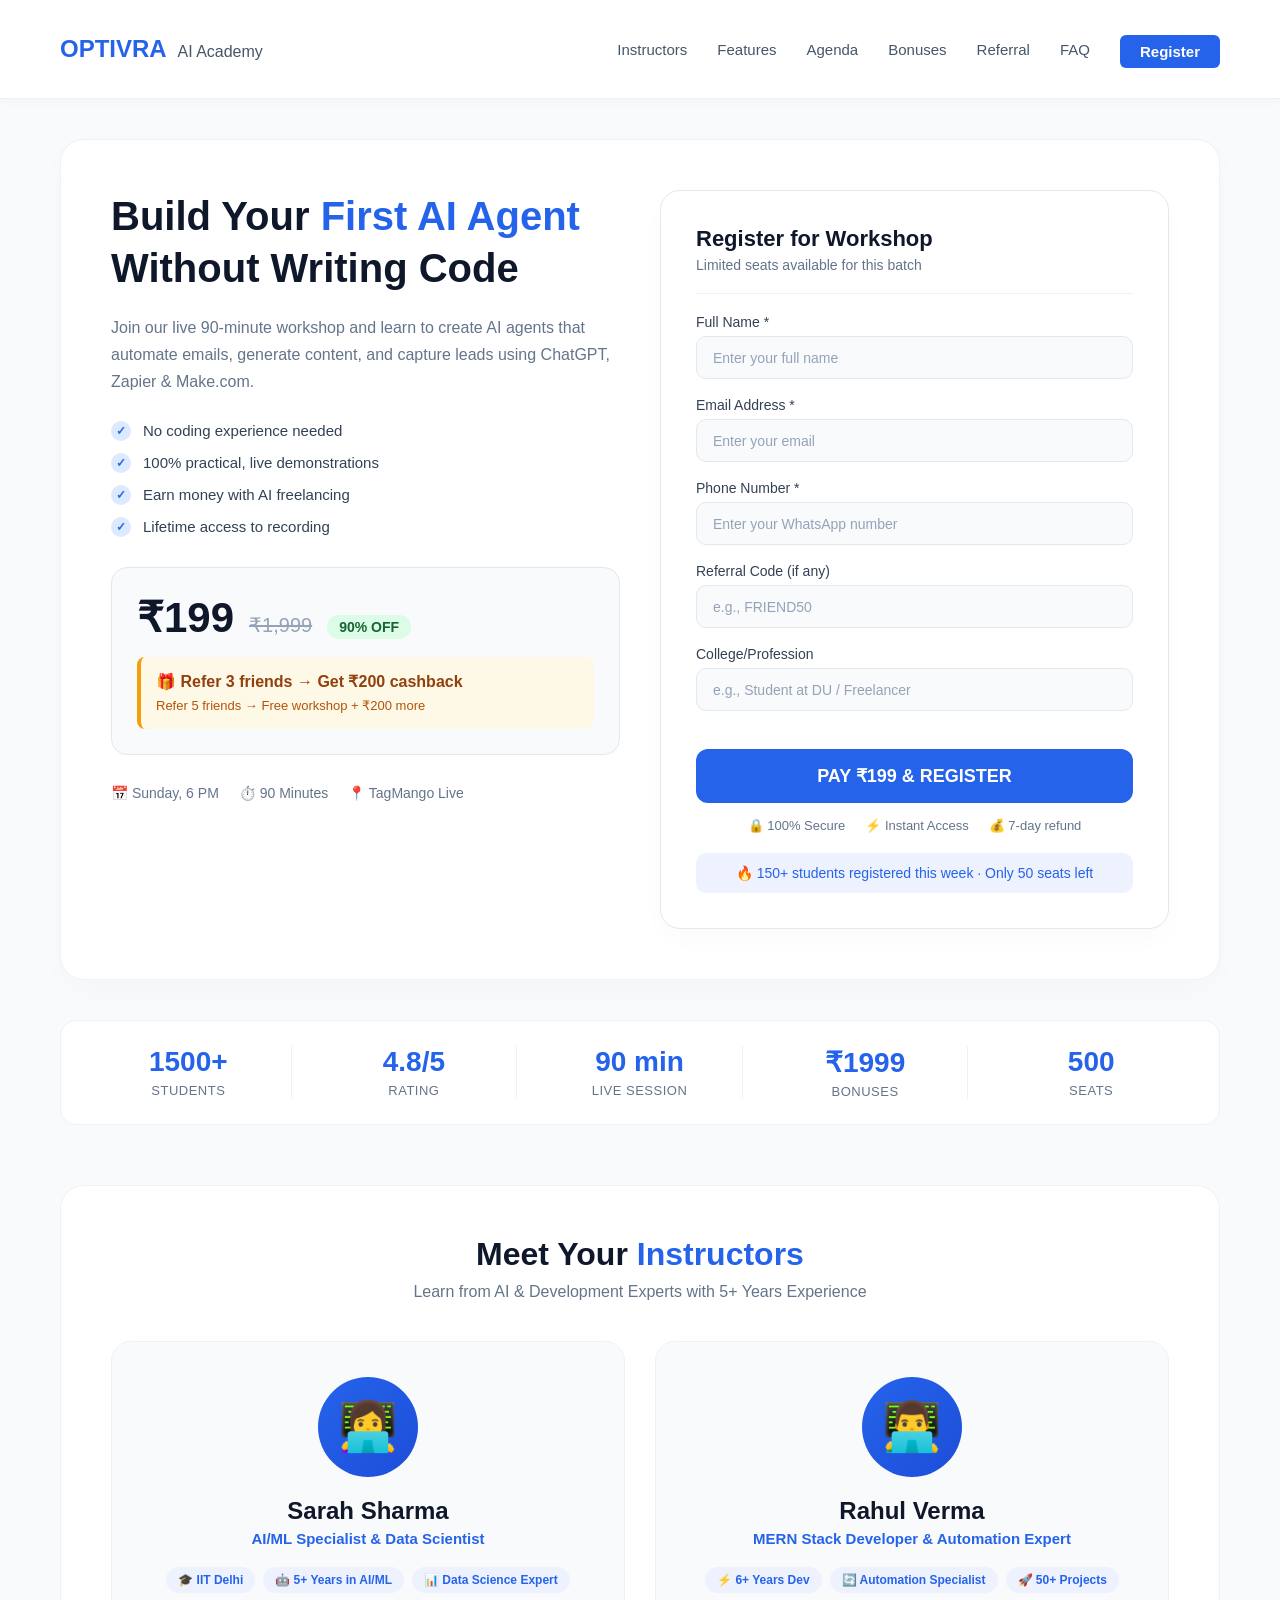
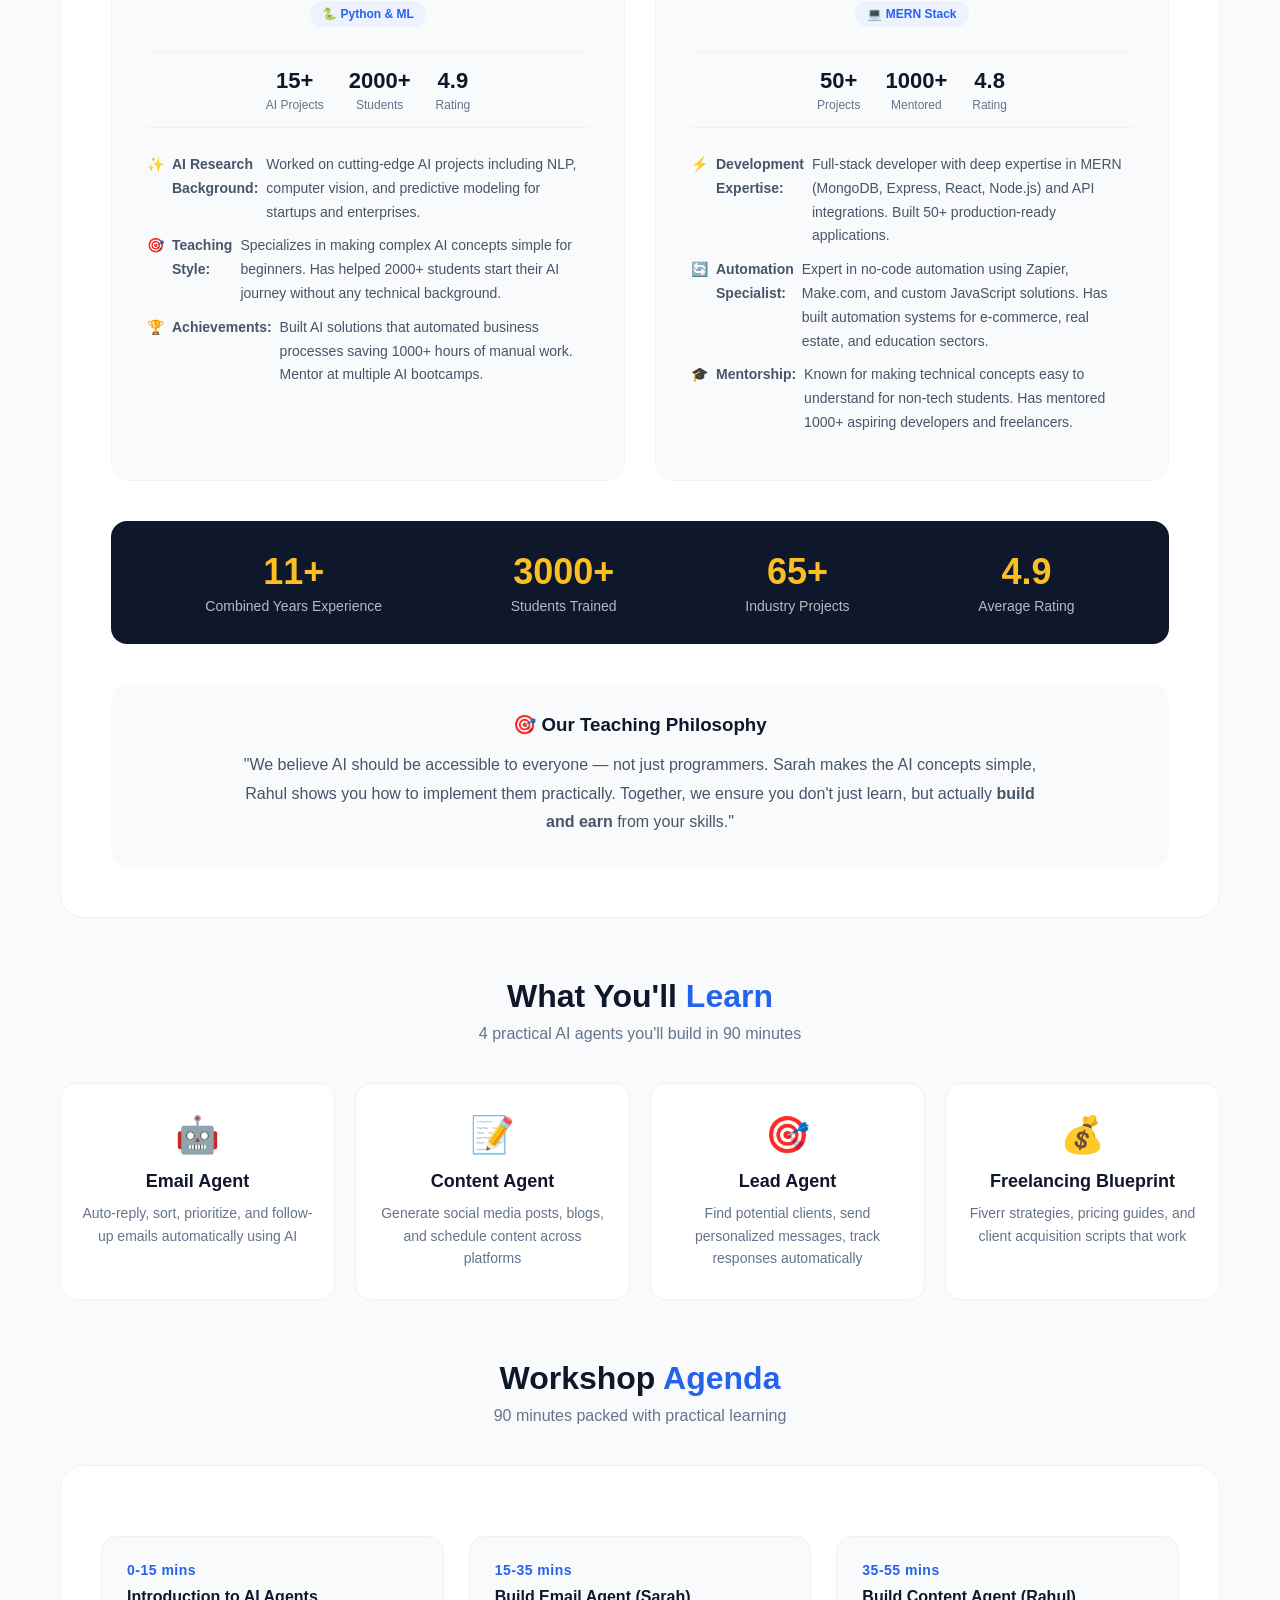
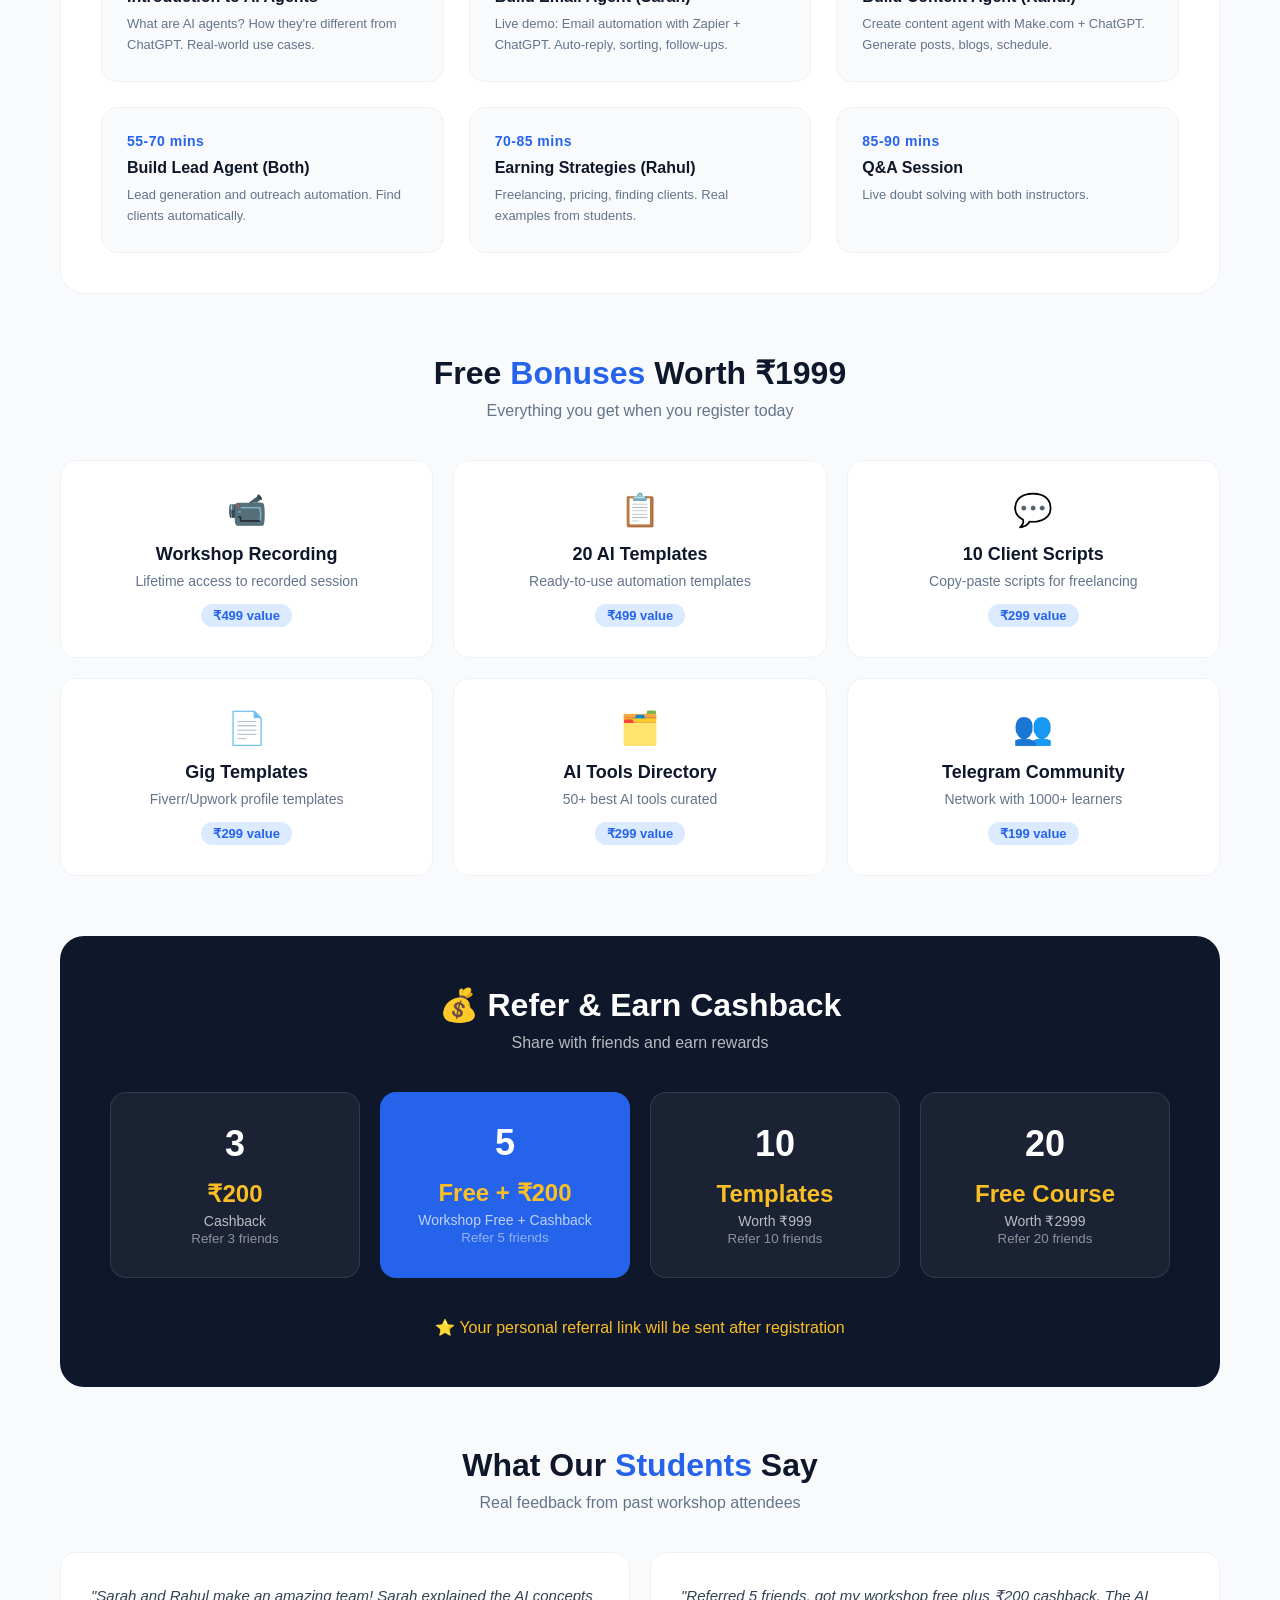
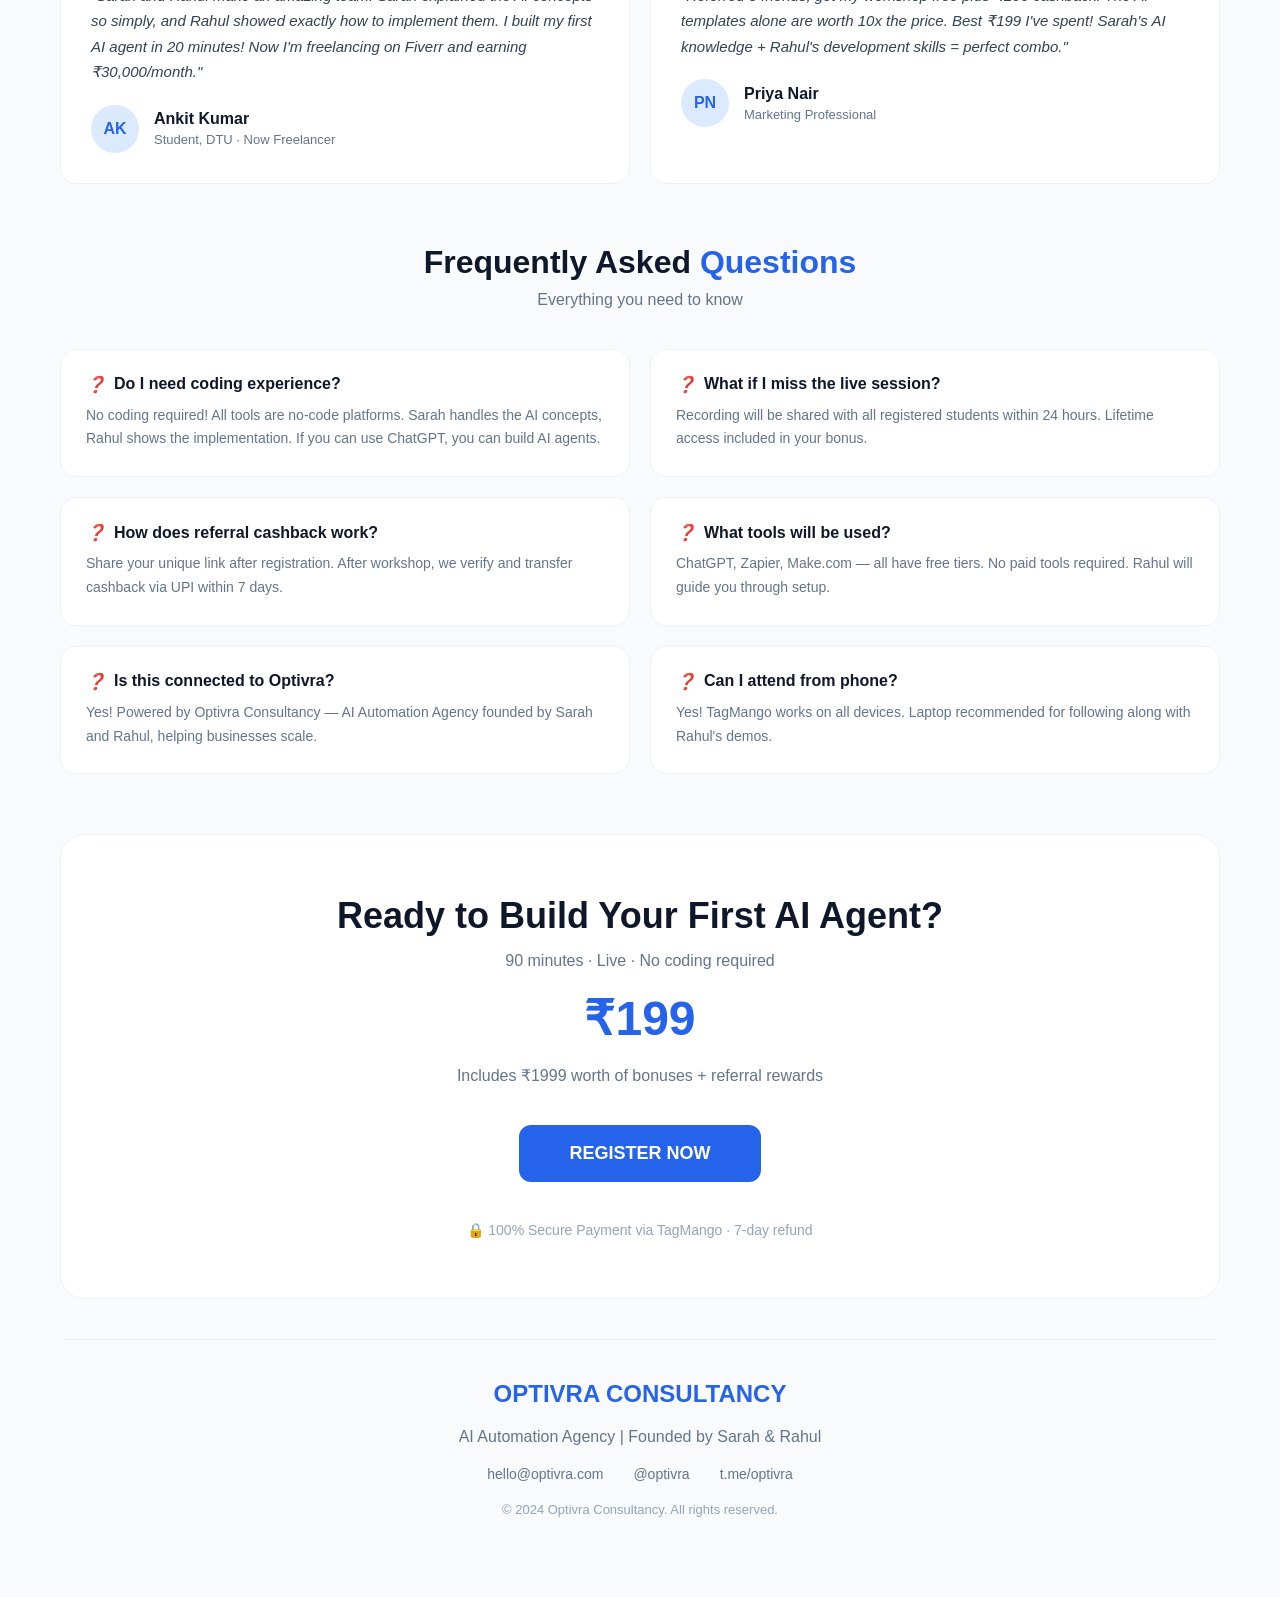
<file: index (3).html>
<!DOCTYPE html>
<html lang="en">
<head>
    <meta charset="UTF-8">
    <meta name="viewport" content="width=device-width, initial-scale=1.0">
    <title>Optivra AI Workshop | Build Your First AI Agent</title>
    <style>
        * {
            margin: 0;
            padding: 0;
            box-sizing: border-box;
            font-family: 'Inter', -apple-system, BlinkMacSystemFont, 'Segoe UI', sans-serif;
        }

        body {
            background: #f9fafc;
            color: #1e293b;
        }

        /* Header */
        .header {
            background: white;
            box-shadow: 0 2px 10px rgba(0,0,0,0.03);
            position: sticky;
            top: 0;
            z-index: 100;
            border-bottom: 1px solid #eef2f6;
        }

        .header-content {
            max-width: 1200px;
            margin: 0 auto;
            padding: 15px 20px;
            display: flex;
            justify-content: space-between;
            align-items: center;
        }

        .logo {
            font-size: 24px;
            font-weight: 700;
            color: #2563eb;
        }

        .logo span {
            color: #475569;
            font-weight: 400;
            font-size: 16px;
            margin-left: 5px;
        }

        .nav {
            display: flex;
            gap: 30px;
            align-items: center;
        }

        .nav a {
            color: #475569;
            text-decoration: none;
            font-weight: 500;
            font-size: 15px;
            transition: color 0.3s;
        }

        .nav a:hover {
            color: #2563eb;
        }

        .nav .register-btn {
            background: #2563eb;
            color: white;
            padding: 8px 20px;
            border-radius: 6px;
            font-weight: 600;
        }

        .nav .register-btn:hover {
            background: #1d4ed8;
            color: white;
        }

        /* Main Container */
        .container {
            max-width: 1200px;
            margin: 0 auto;
            padding: 40px 20px;
        }

        /* Hero Section */
        .hero {
            display: grid;
            grid-template-columns: 1fr 1fr;
            gap: 40px;
            background: white;
            border-radius: 24px;
            padding: 50px;
            margin-bottom: 40px;
            box-shadow: 0 10px 30px rgba(0,0,0,0.02);
            border: 1px solid #eef2f6;
        }

        .hero-left h1 {
            font-size: 40px;
            line-height: 1.3;
            margin-bottom: 20px;
            color: #0f172a;
            font-weight: 700;
        }

        .hero-left .highlight {
            color: #2563eb;
            position: relative;
        }

        .hero-left .highlight::after {
            content: '';
            position: absolute;
            bottom: 5px;
            left: 0;
            width: 100%;
            height: 8px;
            background: #dbeafe;
            z-index: -1;
            border-radius: 4px;
        }

        .hero-left .subhead {
            font-size: 16px;
            color: #64748b;
            margin-bottom: 25px;
            line-height: 1.7;
        }

        .features-list {
            margin: 25px 0;
        }

        .feature-item {
            display: flex;
            align-items: center;
            gap: 12px;
            margin-bottom: 12px;
        }

        .feature-item .check {
            width: 20px;
            height: 20px;
            background: #dbeafe;
            color: #2563eb;
            border-radius: 50%;
            display: flex;
            align-items: center;
            justify-content: center;
            font-size: 12px;
            font-weight: bold;
        }

        .feature-item p {
            color: #334155;
            font-size: 15px;
        }

        .price-card {
            background: #f8fafc;
            border: 1px solid #e2e8f0;
            border-radius: 16px;
            padding: 25px;
            margin: 30px 0;
        }

        .price-row {
            display: flex;
            align-items: baseline;
            gap: 15px;
            margin-bottom: 15px;
        }

        .current-price {
            font-size: 42px;
            font-weight: 700;
            color: #0f172a;
        }

        .original-price {
            font-size: 20px;
            color: #94a3b8;
            text-decoration: line-through;
        }

        .discount-badge {
            background: #dcfce7;
            color: #166534;
            padding: 4px 12px;
            border-radius: 20px;
            font-size: 14px;
            font-weight: 600;
        }

        .referral-highlight {
            background: #fef9e7;
            border-left: 4px solid #f59e0b;
            padding: 15px;
            border-radius: 8px;
            margin-top: 15px;
        }

        .referral-highlight p {
            color: #92400e;
            font-weight: 600;
            margin-bottom: 5px;
        }

        .referral-highlight small {
            color: #b45309;
            font-size: 13px;
        }

        /* Registration Form */
        .hero-right {
            background: white;
            border: 1px solid #e2e8f0;
            border-radius: 20px;
            padding: 35px;
            box-shadow: 0 10px 25px rgba(0,0,0,0.02);
        }

        .form-title {
            font-size: 22px;
            font-weight: 700;
            color: #0f172a;
            margin-bottom: 5px;
        }

        .form-subtitle {
            color: #64748b;
            font-size: 14px;
            padding-bottom: 20px;
            border-bottom: 1px solid #eef2f6;
            margin-bottom: 20px;
        }

        .form-group {
            margin-bottom: 18px;
        }

        .form-group label {
            display: block;
            margin-bottom: 6px;
            font-weight: 500;
            color: #334155;
            font-size: 14px;
        }

        .form-group input {
            width: 100%;
            padding: 12px 16px;
            border: 1px solid #e2e8f0;
            border-radius: 10px;
            font-size: 15px;
            transition: all 0.3s;
            background: #f9fafc;
        }

        .form-group input:focus {
            outline: none;
            border-color: #2563eb;
            background: white;
            box-shadow: 0 0 0 3px rgba(37,99,235,0.1);
        }

        .form-group input::placeholder {
            color: #94a3b8;
            font-size: 14px;
        }

        .register-btn {
            width: 100%;
            background: #2563eb;
            color: white;
            padding: 16px;
            border: none;
            border-radius: 12px;
            font-size: 18px;
            font-weight: 600;
            cursor: pointer;
            transition: background 0.3s;
            margin: 20px 0 15px;
        }

        .register-btn:hover {
            background: #1d4ed8;
        }

        .secure-info {
            display: flex;
            align-items: center;
            justify-content: center;
            gap: 20px;
            color: #64748b;
            font-size: 13px;
        }

        .secure-info span {
            display: flex;
            align-items: center;
            gap: 5px;
        }

        .live-counter {
            background: #eef2ff;
            color: #2563eb;
            padding: 12px;
            border-radius: 10px;
            text-align: center;
            font-size: 14px;
            font-weight: 500;
            margin-top: 20px;
        }

        /* Stats Bar */
        .stats-container {
            display: grid;
            grid-template-columns: repeat(5, 1fr);
            gap: 20px;
            background: white;
            border: 1px solid #eef2f6;
            border-radius: 16px;
            padding: 25px;
            margin-bottom: 60px;
        }

        .stat-box {
            text-align: center;
            border-right: 1px solid #eef2f6;
            padding: 0 10px;
        }

        .stat-box:last-child {
            border-right: none;
        }

        .stat-number {
            font-size: 28px;
            font-weight: 700;
            color: #2563eb;
            margin-bottom: 5px;
        }

        .stat-label {
            color: #64748b;
            font-size: 13px;
            font-weight: 500;
            text-transform: uppercase;
            letter-spacing: 0.5px;
        }

        /* Section Title */
        .section-title {
            text-align: center;
            margin-bottom: 40px;
        }

        .section-title h2 {
            font-size: 32px;
            font-weight: 700;
            color: #0f172a;
            margin-bottom: 10px;
        }

        .section-title p {
            color: #64748b;
            font-size: 16px;
        }

        .section-title span {
            color: #2563eb;
        }

        /* Instructor Section */
        .instructor-section {
            margin: 60px 0;
            background: white;
            border-radius: 24px;
            padding: 50px;
            border: 1px solid #eef2f6;
        }

        .instructor-grid {
            display: grid;
            grid-template-columns: repeat(2, 1fr);
            gap: 30px;
            margin: 40px 0;
        }

        .instructor-card {
            background: #f9fafc;
            border: 1px solid #eef2f6;
            border-radius: 20px;
            padding: 35px;
            text-align: center;
            transition: all 0.3s;
        }

        .instructor-card:hover {
            transform: translateY(-5px);
            box-shadow: 0 10px 30px rgba(37,99,235,0.1);
            border-color: #2563eb;
        }

        .avatar-large {
            width: 100px;
            height: 100px;
            background: linear-gradient(135deg, #2563eb, #1d4ed8);
            border-radius: 50%;
            margin: 0 auto 20px;
            display: flex;
            align-items: center;
            justify-content: center;
            font-size: 48px;
            color: white;
        }

        .instructor-card h3 {
            font-size: 24px;
            font-weight: 700;
            color: #0f172a;
            margin-bottom: 5px;
        }

        .instructor-title {
            color: #2563eb;
            font-weight: 600;
            margin-bottom: 20px;
            font-size: 15px;
        }

        .instructor-badges {
            display: flex;
            flex-wrap: wrap;
            gap: 8px;
            justify-content: center;
            margin-bottom: 20px;
        }

        .badge {
            background: #eef2ff;
            color: #2563eb;
            padding: 6px 12px;
            border-radius: 50px;
            font-size: 12px;
            font-weight: 600;
        }

        .instructor-stats {
            display: flex;
            justify-content: center;
            gap: 25px;
            margin: 25px 0;
            padding: 15px 0;
            border-top: 1px solid #eef2f6;
            border-bottom: 1px solid #eef2f6;
        }

        .instructor-stats .stat {
            text-align: center;
        }

        .instructor-stats .number {
            font-size: 22px;
            font-weight: 700;
            color: #0f172a;
        }

        .instructor-stats .label {
            color: #64748b;
            font-size: 12px;
            margin-top: 4px;
        }

        .instructor-desc {
            text-align: left;
        }

        .instructor-desc p {
            color: #475569;
            font-size: 14px;
            line-height: 1.7;
            margin-bottom: 10px;
            display: flex;
            align-items: flex-start;
            gap: 8px;
        }

        .experience-bar {
            display: flex;
            justify-content: space-around;
            background: #0f172a;
            border-radius: 16px;
            padding: 30px;
            margin-top: 40px;
            color: white;
        }

        .exp-item {
            text-align: center;
        }

        .exp-number {
            font-size: 36px;
            font-weight: 700;
            color: #fbbf24;
            margin-bottom: 5px;
        }

        .exp-label {
            color: rgba(255,255,255,0.7);
            font-size: 14px;
        }

        /* Features Grid */
        .features-grid {
            display: grid;
            grid-template-columns: repeat(4, 1fr);
            gap: 20px;
            margin-bottom: 60px;
        }

        .feature-box {
            background: white;
            border: 1px solid #eef2f6;
            border-radius: 16px;
            padding: 30px 20px;
            text-align: center;
            transition: all 0.3s;
        }

        .feature-box:hover {
            border-color: #2563eb;
            box-shadow: 0 5px 20px rgba(37,99,235,0.05);
        }

        .feature-icon {
            font-size: 36px;
            margin-bottom: 15px;
        }

        .feature-box h3 {
            font-size: 18px;
            font-weight: 600;
            color: #0f172a;
            margin-bottom: 10px;
        }

        .feature-box p {
            color: #64748b;
            font-size: 14px;
            line-height: 1.6;
        }

        /* Agenda */
        .agenda-section {
            background: white;
            border: 1px solid #eef2f6;
            border-radius: 24px;
            padding: 40px;
            margin-bottom: 60px;
        }

        .agenda-grid {
            display: grid;
            grid-template-columns: repeat(3, 1fr);
            gap: 25px;
            margin-top: 30px;
        }

        .agenda-item {
            background: #f9fafc;
            border: 1px solid #eef2f6;
            border-radius: 16px;
            padding: 25px;
        }

        .agenda-time {
            color: #2563eb;
            font-weight: 600;
            font-size: 14px;
            margin-bottom: 10px;
            letter-spacing: 0.5px;
        }

        .agenda-title {
            font-weight: 600;
            font-size: 16px;
            color: #0f172a;
            margin-bottom: 8px;
        }

        .agenda-desc {
            color: #64748b;
            font-size: 13px;
            line-height: 1.6;
        }

        /* Bonuses */
        .bonuses-grid {
            display: grid;
            grid-template-columns: repeat(3, 1fr);
            gap: 20px;
            margin-bottom: 60px;
        }

        .bonus-item {
            background: white;
            border: 1px solid #eef2f6;
            border-radius: 16px;
            padding: 30px;
            text-align: center;
            position: relative;
        }

        .bonus-icon {
            font-size: 32px;
            margin-bottom: 15px;
        }

        .bonus-item h3 {
            font-size: 18px;
            font-weight: 600;
            color: #0f172a;
            margin-bottom: 8px;
        }

        .bonus-item p {
            color: #64748b;
            font-size: 14px;
            margin-bottom: 15px;
        }

        .bonus-tag {
            background: #dbeafe;
            color: #2563eb;
            padding: 4px 12px;
            border-radius: 20px;
            font-size: 13px;
            font-weight: 600;
            display: inline-block;
        }

        /* Referral */
        .referral-section {
            background: #0f172a;
            border-radius: 24px;
            padding: 50px;
            margin-bottom: 60px;
            color: white;
        }

        .referral-section .section-title h2 {
            color: white;
        }

        .referral-grid {
            display: grid;
            grid-template-columns: repeat(4, 1fr);
            gap: 20px;
            margin: 40px 0;
        }

        .referral-card {
            background: rgba(255,255,255,0.05);
            border: 1px solid rgba(255,255,255,0.1);
            border-radius: 16px;
            padding: 30px 20px;
            text-align: center;
            transition: all 0.3s;
        }

        .referral-card:hover {
            background: rgba(255,255,255,0.1);
            transform: translateY(-5px);
        }

        .referral-card.popular {
            background: #2563eb;
            border: none;
        }

        .friends {
            font-size: 36px;
            font-weight: 700;
            margin-bottom: 10px;
        }

        .reward-amount {
            font-size: 24px;
            font-weight: 600;
            color: #fbbf24;
            margin: 15px 0 5px;
        }

        .reward-desc {
            color: rgba(255,255,255,0.7);
            font-size: 14px;
        }

        .referral-note {
            text-align: center;
            color: #fbbf24;
            font-size: 16px;
            margin-top: 30px;
        }

        /* Testimonials */
        .testimonials-grid {
            display: grid;
            grid-template-columns: repeat(2, 1fr);
            gap: 20px;
            margin-bottom: 60px;
        }

        .testimonial-card {
            background: white;
            border: 1px solid #eef2f6;
            border-radius: 16px;
            padding: 30px;
        }

        .testimonial-text {
            color: #334155;
            font-style: italic;
            line-height: 1.7;
            margin-bottom: 20px;
            font-size: 15px;
        }

        .testimonial-author {
            display: flex;
            align-items: center;
            gap: 15px;
        }

        .author-avatar {
            width: 48px;
            height: 48px;
            background: #dbeafe;
            border-radius: 50%;
            display: flex;
            align-items: center;
            justify-content: center;
            color: #2563eb;
            font-weight: 600;
        }

        .author-info h4 {
            font-weight: 600;
            color: #0f172a;
            margin-bottom: 4px;
        }

        .author-info p {
            color: #64748b;
            font-size: 13px;
        }

        /* FAQ */
        .faq-grid {
            display: grid;
            grid-template-columns: repeat(2, 1fr);
            gap: 20px;
            margin-bottom: 60px;
        }

        .faq-item {
            background: white;
            border: 1px solid #eef2f6;
            border-radius: 16px;
            padding: 25px;
        }

        .faq-question {
            font-weight: 600;
            color: #0f172a;
            margin-bottom: 10px;
            display: flex;
            align-items: center;
            gap: 8px;
        }

        .faq-question i {
            color: #2563eb;
        }

        .faq-answer {
            color: #64748b;
            font-size: 14px;
            line-height: 1.7;
        }

        /* CTA */
        .cta-section {
            background: white;
            border: 1px solid #eef2f6;
            border-radius: 24px;
            padding: 60px;
            text-align: center;
            margin-bottom: 40px;
        }

        .cta-section h2 {
            font-size: 36px;
            font-weight: 700;
            color: #0f172a;
            margin-bottom: 15px;
        }

        .cta-price {
            font-size: 48px;
            font-weight: 700;
            color: #2563eb;
            margin: 20px 0;
        }

        .cta-btn {
            display: inline-block;
            background: #2563eb;
            color: white;
            text-decoration: none;
            padding: 18px 50px;
            border-radius: 12px;
            font-weight: 600;
            font-size: 18px;
            margin: 20px 0;
            transition: background 0.3s;
            border: none;
            cursor: pointer;
        }

        .cta-btn:hover {
            background: #1d4ed8;
        }

        /* Footer */
        .footer {
            text-align: center;
            padding: 40px 0;
            border-top: 1px solid #eef2f6;
        }

        .footer-logo {
            font-size: 24px;
            font-weight: 700;
            color: #2563eb;
            margin-bottom: 20px;
        }

        .footer-links {
            display: flex;
            justify-content: center;
            gap: 30px;
            margin: 20px 0;
        }

        .footer-links a {
            color: #64748b;
            text-decoration: none;
            font-size: 14px;
        }

        .footer-links a:hover {
            color: #2563eb;
        }

        .copyright {
            color: #94a3b8;
            font-size: 13px;
        }

        /* Responsive */
        @media (max-width: 1024px) {
            .hero {
                grid-template-columns: 1fr;
            }
            
            .instructor-grid,
            .features-grid,
            .agenda-grid,
            .bonuses-grid,
            .referral-grid,
            .testimonials-grid,
            .faq-grid {
                grid-template-columns: repeat(2, 1fr);
            }
            
            .stats-container {
                grid-template-columns: repeat(3, 1fr);
                gap: 15px;
            }
            
            .stat-box {
                border-right: none;
                border-bottom: 1px solid #eef2f6;
                padding-bottom: 15px;
            }
        }

        @media (max-width: 768px) {
            .header-content {
                flex-direction: column;
                gap: 15px;
            }
            
            .nav {
                flex-wrap: wrap;
                justify-content: center;
                gap: 15px;
            }
            
            .hero {
                padding: 30px;
            }
            
            .hero-left h1 {
                font-size: 32px;
            }
            
            .instructor-grid,
            .features-grid,
            .agenda-grid,
            .bonuses-grid,
            .referral-grid,
            .testimonials-grid,
            .faq-grid {
                grid-template-columns: 1fr;
            }
            
            .stats-container {
                grid-template-columns: 1fr;
            }
            
            .cta-section {
                padding: 40px 20px;
            }
            
            .cta-section h2 {
                font-size: 28px;
            }
            
            .experience-bar {
                flex-direction: column;
                gap: 20px;
            }
        }
    </style>
</head>
<body>
    <!-- Header -->
    <div class="header">
        <div class="header-content">
            <div class="logo">OPTIVRA <span>AI Academy</span></div>
            <div class="nav">
                <a href="#instructors">Instructors</a>
                <a href="#features">Features</a>
                <a href="#agenda">Agenda</a>
                <a href="#bonuses">Bonuses</a>
                <a href="#referral">Referral</a>
                <a href="#faq">FAQ</a>
                <a href="#register" class="register-btn">Register</a>
            </div>
        </div>
    </div>

    <!-- Main Content -->
    <div class="container">
        <!-- Hero Section with Registration Form -->
        <div class="hero" id="register">
            <div class="hero-left">
                <h1>
                    Build Your <span class="highlight">First AI Agent</span><br>
                    Without Writing Code
                </h1>
                
                <p class="subhead">
                    Join our live 90-minute workshop and learn to create AI agents that automate emails, 
                    generate content, and capture leads using ChatGPT, Zapier & Make.com.
                </p>

                <div class="features-list">
                    <div class="feature-item">
                        <div class="check">✓</div>
                        <p>No coding experience needed</p>
                    </div>
                    <div class="feature-item">
                        <div class="check">✓</div>
                        <p>100% practical, live demonstrations</p>
                    </div>
                    <div class="feature-item">
                        <div class="check">✓</div>
                        <p>Earn money with AI freelancing</p>
                    </div>
                    <div class="feature-item">
                        <div class="check">✓</div>
                        <p>Lifetime access to recording</p>
                    </div>
                </div>

                <div class="price-card">
                    <div class="price-row">
                        <span class="current-price">₹199</span>
                        <span class="original-price">₹1,999</span>
                        <span class="discount-badge">90% OFF</span>
                    </div>
                    
                    <div class="referral-highlight">
                        <p>🎁 Refer 3 friends → Get ₹200 cashback</p>
                        <small>Refer 5 friends → Free workshop + ₹200 more</small>
                    </div>
                </div>

                <div style="color: #64748b; font-size: 14px; display: flex; gap: 20px; flex-wrap: wrap;">
                    <span>📅 Sunday, 6 PM</span>
                    <span>⏱️ 90 Minutes</span>
                    <span>📍 TagMango Live</span>
                </div>
            </div>

            <div class="hero-right">
                <div class="form-title">Register for Workshop</div>
                <div class="form-subtitle">Limited seats available for this batch</div>

                <form id="workshopForm" onsubmit="event.preventDefault(); window.location.href='YOUR_TAGMANGO_LINK';">
                    <div class="form-group">
                        <label>Full Name *</label>
                        <input type="text" placeholder="Enter your full name" required>
                    </div>
                    
                    <div class="form-group">
                        <label>Email Address *</label>
                        <input type="email" placeholder="Enter your email" required>
                    </div>
                    
                    <div class="form-group">
                        <label>Phone Number *</label>
                        <input type="tel" placeholder="Enter your WhatsApp number" required>
                    </div>
                    
                    <div class="form-group">
                        <label>Referral Code (if any)</label>
                        <input type="text" placeholder="e.g., FRIEND50">
                    </div>
                    
                    <div class="form-group">
                        <label>College/Profession</label>
                        <input type="text" placeholder="e.g., Student at DU / Freelancer">
                    </div>

                    <button type="submit" class="register-btn">
                        PAY ₹199 & REGISTER
                    </button>

                    <div class="secure-info">
                        <span>🔒 100% Secure</span>
                        <span>⚡ Instant Access</span>
                        <span>💰 7-day refund</span>
                    </div>
                </form>

                <div class="live-counter">
                    🔥 150+ students registered this week · Only 50 seats left
                </div>
            </div>
        </div>

        <!-- Stats -->
        <div class="stats-container">
            <div class="stat-box">
                <div class="stat-number">1500+</div>
                <div class="stat-label">Students</div>
            </div>
            <div class="stat-box">
                <div class="stat-number">4.8/5</div>
                <div class="stat-label">Rating</div>
            </div>
            <div class="stat-box">
                <div class="stat-number">90 min</div>
                <div class="stat-label">Live Session</div>
            </div>
            <div class="stat-box">
                <div class="stat-number">₹1999</div>
                <div class="stat-label">Bonuses</div>
            </div>
            <div class="stat-box">
                <div class="stat-number">500</div>
                <div class="stat-label">Seats</div>
            </div>
        </div>

        <!-- INSTRUCTORS SECTION - DUAL INSTRUCTOR FORMAT -->
        <div id="instructors" class="instructor-section">
            <div class="section-title">
                <h2>Meet Your <span>Instructors</span></h2>
                <p>Learn from AI & Development Experts with 5+ Years Experience</p>
            </div>

            <div class="instructor-grid">
                <!-- Instructor 1 - AI/ML Expert -->
                <div class="instructor-card">
                    <div class="avatar-large">👩‍💻</div>
                    <h3>Sarah Sharma</h3>
                    <div class="instructor-title">AI/ML Specialist & Data Scientist</div>
                    
                    <div class="instructor-badges">
                        <span class="badge">🎓 IIT Delhi</span>
                        <span class="badge">🤖 5+ Years in AI/ML</span>
                        <span class="badge">📊 Data Science Expert</span>
                        <span class="badge">🐍 Python & ML</span>
                    </div>
                    
                    <div class="instructor-stats">
                        <div class="stat">
                            <div class="number">15+</div>
                            <div class="label">AI Projects</div>
                        </div>
                        <div class="stat">
                            <div class="number">2000+</div>
                            <div class="label">Students</div>
                        </div>
                        <div class="stat">
                            <div class="number">4.9</div>
                            <div class="label">Rating</div>
                        </div>
                    </div>
                    
                    <div class="instructor-desc">
                        <p>✨ <strong>AI Research Background:</strong> Worked on cutting-edge AI projects including NLP, computer vision, and predictive modeling for startups and enterprises.</p>
                        <p>🎯 <strong>Teaching Style:</strong> Specializes in making complex AI concepts simple for beginners. Has helped 2000+ students start their AI journey without any technical background.</p>
                        <p>🏆 <strong>Achievements:</strong> Built AI solutions that automated business processes saving 1000+ hours of manual work. Mentor at multiple AI bootcamps.</p>
                    </div>
                </div>

                <!-- Instructor 2 - MERN Stack & Automation Expert -->
                <div class="instructor-card">
                    <div class="avatar-large">👨‍💻</div>
                    <h3>Rahul Verma</h3>
                    <div class="instructor-title">MERN Stack Developer & Automation Expert</div>
                    
                    <div class="instructor-badges">
                        <span class="badge">⚡ 6+ Years Dev</span>
                        <span class="badge">🔄 Automation Specialist</span>
                        <span class="badge">🚀 50+ Projects</span>
                        <span class="badge">💻 MERN Stack</span>
                    </div>
                    
                    <div class="instructor-stats">
                        <div class="stat">
                            <div class="number">50+</div>
                            <div class="label">Projects</div>
                        </div>
                        <div class="stat">
                            <div class="number">1000+</div>
                            <div class="label">Mentored</div>
                        </div>
                        <div class="stat">
                            <div class="number">4.8</div>
                            <div class="label">Rating</div>
                        </div>
                    </div>
                    
                    <div class="instructor-desc">
                        <p>⚡ <strong>Development Expertise:</strong> Full-stack developer with deep expertise in MERN (MongoDB, Express, React, Node.js) and API integrations. Built 50+ production-ready applications.</p>
                        <p>🔄 <strong>Automation Specialist:</strong> Expert in no-code automation using Zapier, Make.com, and custom JavaScript solutions. Has built automation systems for e-commerce, real estate, and education sectors.</p>
                        <p>🎓 <strong>Mentorship:</strong> Known for making technical concepts easy to understand for non-tech students. Has mentored 1000+ aspiring developers and freelancers.</p>
                    </div>
                </div>
            </div>

            <!-- Combined Experience Bar -->
            <div class="experience-bar">
                <div class="exp-item">
                    <div class="exp-number">11+</div>
                    <div class="exp-label">Combined Years Experience</div>
                </div>
                <div class="exp-item">
                    <div class="exp-number">3000+</div>
                    <div class="exp-label">Students Trained</div>
                </div>
                <div class="exp-item">
                    <div class="exp-number">65+</div>
                    <div class="exp-label">Industry Projects</div>
                </div>
                <div class="exp-item">
                    <div class="exp-number">4.9</div>
                    <div class="exp-label">Average Rating</div>
                </div>
            </div>

            <!-- Teaching Philosophy -->
            <div style="margin-top: 40px; text-align: center; background: #f9fafc; padding: 30px; border-radius: 16px;">
                <h3 style="color: #0f172a; margin-bottom: 15px;">🎯 Our Teaching Philosophy</h3>
                <p style="color: #475569; max-width: 800px; margin: 0 auto; line-height: 1.8;">
                    "We believe AI should be accessible to everyone — not just programmers. Sarah makes the AI concepts simple, Rahul shows you how to implement them practically. Together, we ensure you don't just learn, but actually <strong>build and earn</strong> from your skills."
                </p>
            </div>
        </div>

        <!-- Features Section -->
        <div id="features">
            <div class="section-title">
                <h2>What You'll <span>Learn</span></h2>
                <p>4 practical AI agents you'll build in 90 minutes</p>
            </div>

            <div class="features-grid">
                <div class="feature-box">
                    <div class="feature-icon">🤖</div>
                    <h3>Email Agent</h3>
                    <p>Auto-reply, sort, prioritize, and follow-up emails automatically using AI</p>
                </div>
                <div class="feature-box">
                    <div class="feature-icon">📝</div>
                    <h3>Content Agent</h3>
                    <p>Generate social media posts, blogs, and schedule content across platforms</p>
                </div>
                <div class="feature-box">
                    <div class="feature-icon">🎯</div>
                    <h3>Lead Agent</h3>
                    <p>Find potential clients, send personalized messages, track responses automatically</p>
                </div>
                <div class="feature-box">
                    <div class="feature-icon">💰</div>
                    <h3>Freelancing Blueprint</h3>
                    <p>Fiverr strategies, pricing guides, and client acquisition scripts that work</p>
                </div>
            </div>
        </div>

        <!-- Agenda Section -->
        <div id="agenda">
            <div class="section-title">
                <h2>Workshop <span>Agenda</span></h2>
                <p>90 minutes packed with practical learning</p>
            </div>

            <div class="agenda-section">
                <div class="agenda-grid">
                    <div class="agenda-item">
                        <div class="agenda-time">0-15 mins</div>
                        <div class="agenda-title">Introduction to AI Agents</div>
                        <div class="agenda-desc">What are AI agents? How they're different from ChatGPT. Real-world use cases.</div>
                    </div>
                    <div class="agenda-item">
                        <div class="agenda-time">15-35 mins</div>
                        <div class="agenda-title">Build Email Agent (Sarah)</div>
                        <div class="agenda-desc">Live demo: Email automation with Zapier + ChatGPT. Auto-reply, sorting, follow-ups.</div>
                    </div>
                    <div class="agenda-item">
                        <div class="agenda-time">35-55 mins</div>
                        <div class="agenda-title">Build Content Agent (Rahul)</div>
                        <div class="agenda-desc">Create content agent with Make.com + ChatGPT. Generate posts, blogs, schedule.</div>
                    </div>
                    <div class="agenda-item">
                        <div class="agenda-time">55-70 mins</div>
                        <div class="agenda-title">Build Lead Agent (Both)</div>
                        <div class="agenda-desc">Lead generation and outreach automation. Find clients automatically.</div>
                    </div>
                    <div class="agenda-item">
                        <div class="agenda-time">70-85 mins</div>
                        <div class="agenda-title">Earning Strategies (Rahul)</div>
                        <div class="agenda-desc">Freelancing, pricing, finding clients. Real examples from students.</div>
                    </div>
                    <div class="agenda-item">
                        <div class="agenda-time">85-90 mins</div>
                        <div class="agenda-title">Q&A Session</div>
                        <div class="agenda-desc">Live doubt solving with both instructors.</div>
                    </div>
                </div>
            </div>
        </div>

        <!-- Bonuses Section -->
        <div id="bonuses">
            <div class="section-title">
                <h2>Free <span>Bonuses</span> Worth ₹1999</h2>
                <p>Everything you get when you register today</p>
            </div>

            <div class="bonuses-grid">
                <div class="bonus-item">
                    <div class="bonus-icon">📹</div>
                    <h3>Workshop Recording</h3>
                    <p>Lifetime access to recorded session</p>
                    <span class="bonus-tag">₹499 value</span>
                </div>
                <div class="bonus-item">
                    <div class="bonus-icon">📋</div>
                    <h3>20 AI Templates</h3>
                    <p>Ready-to-use automation templates</p>
                    <span class="bonus-tag">₹499 value</span>
                </div>
                <div class="bonus-item">
                    <div class="bonus-icon">💬</div>
                    <h3>10 Client Scripts</h3>
                    <p>Copy-paste scripts for freelancing</p>
                    <span class="bonus-tag">₹299 value</span>
                </div>
                <div class="bonus-item">
                    <div class="bonus-icon">📄</div>
                    <h3>Gig Templates</h3>
                    <p>Fiverr/Upwork profile templates</p>
                    <span class="bonus-tag">₹299 value</span>
                </div>
                <div class="bonus-item">
                    <div class="bonus-icon">🗂️</div>
                    <h3>AI Tools Directory</h3>
                    <p>50+ best AI tools curated</p>
                    <span class="bonus-tag">₹299 value</span>
                </div>
                <div class="bonus-item">
                    <div class="bonus-icon">👥</div>
                    <h3>Telegram Community</h3>
                    <p>Network with 1000+ learners</p>
                    <span class="bonus-tag">₹199 value</span>
                </div>
            </div>
        </div>

        <!-- Referral Section -->
        <div id="referral" class="referral-section">
            <div class="section-title">
                <h2>💰 Refer & Earn Cashback</h2>
                <p style="color: rgba(255,255,255,0.7);">Share with friends and earn rewards</p>
            </div>

            <div class="referral-grid">
                <div class="referral-card">
                    <div class="friends">3</div>
                    <div class="reward-amount">₹200</div>
                    <div class="reward-desc">Cashback</div>
                    <small style="color: rgba(255,255,255,0.5);">Refer 3 friends</small>
                </div>
                <div class="referral-card popular">
                    <div class="friends">5</div>
                    <div class="reward-amount">Free + ₹200</div>
                    <div class="reward-desc">Workshop Free + Cashback</div>
                    <small style="color: rgba(255,255,255,0.5);">Refer 5 friends</small>
                </div>
                <div class="referral-card">
                    <div class="friends">10</div>
                    <div class="reward-amount">Templates</div>
                    <div class="reward-desc">Worth ₹999</div>
                    <small style="color: rgba(255,255,255,0.5);">Refer 10 friends</small>
                </div>
                <div class="referral-card">
                    <div class="friends">20</div>
                    <div class="reward-amount">Free Course</div>
                    <div class="reward-desc">Worth ₹2999</div>
                    <small style="color: rgba(255,255,255,0.5);">Refer 20 friends</small>
                </div>
            </div>

            <p class="referral-note">
                ⭐ Your personal referral link will be sent after registration
            </p>
        </div>

        <!-- Testimonials -->
        <div>
            <div class="section-title">
                <h2>What Our <span>Students</span> Say</h2>
                <p>Real feedback from past workshop attendees</p>
            </div>

            <div class="testimonials-grid">
                <div class="testimonial-card">
                    <p class="testimonial-text">
                        "Sarah and Rahul make an amazing team! Sarah explained the AI concepts so simply, and Rahul showed exactly how to implement them. I built my first AI agent in 20 minutes! Now I'm freelancing on Fiverr and earning ₹30,000/month."
                    </p>
                    <div class="testimonial-author">
                        <div class="author-avatar">AK</div>
                        <div class="author-info">
                            <h4>Ankit Kumar</h4>
                            <p>Student, DTU · Now Freelancer</p>
                        </div>
                    </div>
                </div>
                <div class="testimonial-card">
                    <p class="testimonial-text">
                        "Referred 5 friends, got my workshop free plus ₹200 cashback. The AI templates alone are worth 10x the price. Best ₹199 I've spent! Sarah's AI knowledge + Rahul's development skills = perfect combo."
                    </p>
                    <div class="testimonial-author">
                        <div class="author-avatar">PN</div>
                        <div class="author-info">
                            <h4>Priya Nair</h4>
                            <p>Marketing Professional</p>
                        </div>
                    </div>
                </div>
            </div>
        </div>

        <!-- FAQ -->
        <div id="faq">
            <div class="section-title">
                <h2>Frequently Asked <span>Questions</span></h2>
                <p>Everything you need to know</p>
            </div>

            <div class="faq-grid">
                <div class="faq-item">
                    <div class="faq-question">
                        <i>❓</i> Do I need coding experience?
                    </div>
                    <div class="faq-answer">
                        No coding required! All tools are no-code platforms. Sarah handles the AI concepts, Rahul shows the implementation. If you can use ChatGPT, you can build AI agents.
                    </div>
                </div>
                <div class="faq-item">
                    <div class="faq-question">
                        <i>❓</i> What if I miss the live session?
                    </div>
                    <div class="faq-answer">
                        Recording will be shared with all registered students within 24 hours. Lifetime access included in your bonus.
                    </div>
                </div>
                <div class="faq-item">
                    <div class="faq-question">
                        <i>❓</i> How does referral cashback work?
                    </div>
                    <div class="faq-answer">
                        Share your unique link after registration. After workshop, we verify and transfer cashback via UPI within 7 days.
                    </div>
                </div>
                <div class="faq-item">
                    <div class="faq-question">
                        <i>❓</i> What tools will be used?
                    </div>
                    <div class="faq-answer">
                        ChatGPT, Zapier, Make.com — all have free tiers. No paid tools required. Rahul will guide you through setup.
                    </div>
                </div>
                <div class="faq-item">
                    <div class="faq-question">
                        <i>❓</i> Is this connected to Optivra?
                    </div>
                    <div class="faq-answer">
                        Yes! Powered by Optivra Consultancy — AI Automation Agency founded by Sarah and Rahul, helping businesses scale.
                    </div>
                </div>
                <div class="faq-item">
                    <div class="faq-question">
                        <i>❓</i> Can I attend from phone?
                    </div>
                    <div class="faq-answer">
                        Yes! TagMango works on all devices. Laptop recommended for following along with Rahul's demos.
                    </div>
                </div>
            </div>
        </div>

        <!-- Final CTA -->
        <div class="cta-section">
            <h2>Ready to Build Your First AI Agent?</h2>
            <p style="color: #64748b;">90 minutes · Live · No coding required</p>
            <div class="cta-price">₹199</div>
            <p style="color: #64748b; margin-bottom: 20px;">Includes ₹1999 worth of bonuses + referral rewards</p>
            <a href="#register" class="cta-btn">REGISTER NOW</a>
            <p style="margin-top: 20px; color: #94a3b8; font-size: 14px;">🔒 100% Secure Payment via TagMango · 7-day refund</p>
        </div>

        <!-- Footer -->
        <div class="footer">
            <div class="footer-logo">OPTIVRA CONSULTANCY</div>
            <p style="color: #64748b; margin-bottom: 20px;">AI Automation Agency | Founded by Sarah & Rahul</p>
            <div class="footer-links">
                <a href="#">hello@optivra.com</a>
                <a href="#">@optivra</a>
                <a href="#">t.me/optivra</a>
            </div>
            <div class="copyright">
                © 2024 Optivra Consultancy. All rights reserved.
            </div>
        </div>
    </div>

    <script>
        // Form submission - Add your TagMango link here
        document.getElementById('workshopForm').addEventListener('submit', function(e) {
            e.preventDefault();
            // Replace with your actual TagMango checkout link
            window.location.href = 'https://tagmango.com/checkout/YOUR_WORKSHOP_ID';
        });
    </script>
</body>
</html>
</file>
<file: assets/css/style.css>
/* =====================================================
   OPTIVRA AI ACADEMY — MAIN STYLESHEET
   Clean, Professional, Fully Responsive
   ===================================================== */

/* --- FONTS & RESET --- */
@import url('https://fonts.googleapis.com/css2?family=Inter:wght@300;400;500;600;700;800;900&display=swap');

*, *::before, *::after {
    margin: 0;
    padding: 0;
    box-sizing: border-box;
}

html {
    scroll-behavior: smooth;
    font-size: 16px;
}

body {
    font-family: 'Inter', -apple-system, BlinkMacSystemFont, 'Segoe UI', sans-serif;
    background: #f8fafc;
    color: #1e293b;
    overflow-x: hidden;
    line-height: 1.6;
}

/* --- CSS VARIABLES (Light Mode) --- */
:root {
    --blue: #2563eb;
    --purple: #7c3aed;
    --dark: #0f172a;
    --slate: #1e293b;
    --mid: #334155;
    --muted: #64748b;
    --light: #f1f5f9;
    --white: #ffffff;
    --border: #e2e8f0;
    --success: #10b981;
    --warning: #f59e0b;
    --card-bg: #ffffff;
    --header-bg: rgba(255,255,255,0.96);
    --gradient: linear-gradient(135deg, var(--blue), var(--purple));
    --radius-sm: 10px;
    --radius-md: 18px;
    --radius-lg: 26px;
    --shadow-sm: 0 2px 12px rgba(0,0,0,0.06);
    --shadow-md: 0 8px 30px rgba(0,0,0,0.1);
    --shadow-lg: 0 20px 60px rgba(0,0,0,0.14);
    --transition: 0.25s ease;
}

/* =====================================================
   HEADER
   ===================================================== */
.header {
    background: var(--header-bg);
    backdrop-filter: blur(16px);
    -webkit-backdrop-filter: blur(16px);
    border-bottom: 1.5px solid var(--border);
    position: sticky;
    top: 0;
    z-index: 1000;
    box-shadow: 0 2px 20px rgba(0,0,0,0.06);
}

.header-content {
    max-width: 1200px;
    margin: 0 auto;
    padding: 0 28px;
    height: 68px;
    display: flex;
    align-items: center;
    justify-content: space-between;
    gap: 24px;
}

/* Logo */
.logo {
    display: flex;
    align-items: baseline;
    gap: 8px;
    text-decoration: none;
    flex-shrink: 0;
}

.logo-main {
    font-size: 22px;
    font-weight: 900;
    letter-spacing: -0.5px;
    background: var(--gradient);
    -webkit-background-clip: text;
    background-clip: text;
    -webkit-text-fill-color: transparent;
}

.logo-sub {
    font-size: 13px;
    font-weight: 500;
    color: var(--muted);
    border-left: 1.5px solid var(--border);
    padding-left: 8px;
}

/* Nav */
.nav {
    display: flex;
    align-items: center;
    gap: 32px;
    flex: 1;
    justify-content: center;
}

.nav a {
    color: var(--mid);
    text-decoration: none;
    font-weight: 500;
    font-size: 14.5px;
    position: relative;
    transition: color var(--transition);
    white-space: nowrap;
}

.nav a::after {
    content: '';
    position: absolute;
    bottom: -4px;
    left: 0;
    width: 0;
    height: 2px;
    background: var(--gradient);
    border-radius: 2px;
    transition: width var(--transition);
}

.nav a:hover { color: var(--blue); }
.nav a:hover::after { width: 100%; }

/* Header Actions */
.header-actions {
    display: flex;
    align-items: center;
    gap: 12px;
    flex-shrink: 0;
}

.theme-btn {
    width: 38px;
    height: 38px;
    border-radius: 50%;
    background: var(--light);
    border: 1.5px solid var(--border);
    cursor: pointer;
    font-size: 16px;
    display: flex;
    align-items: center;
    justify-content: center;
    transition: all var(--transition);
}

.theme-btn:hover {
    background: var(--white);
    border-color: var(--blue);
    transform: scale(1.1);
}

.cta-btn-header {
    background: var(--gradient);
    color: white;
    padding: 10px 22px;
    border-radius: 50px;
    font-weight: 700;
    font-size: 14px;
    text-decoration: none;
    transition: all var(--transition);
    white-space: nowrap;
    box-shadow: 0 4px 16px rgba(37,99,235,0.3);
    letter-spacing: 0.02em;
}

.cta-btn-header:hover {
    transform: translateY(-2px);
    box-shadow: 0 8px 24px rgba(37,99,235,0.4);
}

/* Hamburger */
.hamburger {
    display: none;
    background: none;
    border: none;
    font-size: 22px;
    cursor: pointer;
    color: var(--mid);
    padding: 4px;
}

/* =====================================================
   HERO
   ===================================================== */
.hero {
    min-height: calc(100vh - 68px);
    display: flex;
    align-items: center;
    background: linear-gradient(145deg, #f0f5ff 0%, #f8fafc 60%, #ede9fe 100%);
    padding: 80px 0 60px;
}

.hero-inner {
    max-width: 1200px;
    margin: 0 auto;
    padding: 0 28px;
    display: grid;
    grid-template-columns: 1fr 420px;
    gap: 60px;
    align-items: center;
}

/* Hero Left */
.hero-badge {
    display: inline-block;
    background: rgba(37,99,235,0.08);
    color: var(--blue);
    border: 1px solid rgba(37,99,235,0.2);
    padding: 6px 14px;
    border-radius: 50px;
    font-size: 13px;
    font-weight: 600;
    margin-bottom: 24px;
    letter-spacing: 0.02em;
}

.hero-title {
    font-size: clamp(30px, 4vw, 52px);
    font-weight: 900;
    line-height: 1.15;
    letter-spacing: -1px;
    color: var(--dark);
    margin-bottom: 20px;
}

.gradient-text {
    background: var(--gradient);
    -webkit-background-clip: text;
    background-clip: text;
    -webkit-text-fill-color: transparent;
}

.hero-sub {
    font-size: 17px;
    color: var(--mid);
    line-height: 1.7;
    margin-bottom: 32px;
    max-width: 560px;
}

/* Highlight Chips */
.highlights-grid {
    display: flex;
    flex-wrap: wrap;
    gap: 10px;
    margin-bottom: 32px;
}

.highlight-chip {
    background: var(--white);
    border: 1.5px solid var(--border);
    border-radius: 50px;
    padding: 6px 14px;
    font-size: 13.5px;
    font-weight: 600;
    color: var(--slate);
    transition: all var(--transition);
}

.highlight-chip:hover {
    border-color: var(--blue);
    color: var(--blue);
    transform: translateY(-1px);
}

/* Price Stripe */
.price-stripe {
    display: flex;
    align-items: center;
    gap: 20px;
    flex-wrap: wrap;
    padding: 16px 20px;
    background: var(--white);
    border-radius: var(--radius-md);
    border: 1.5px solid var(--border);
    box-shadow: var(--shadow-sm);
}

.price-left {
    display: flex;
    align-items: baseline;
    gap: 10px;
}

.price-current {
    font-size: 36px;
    font-weight: 900;
    background: var(--gradient);
    -webkit-background-clip: text;
    background-clip: text;
    -webkit-text-fill-color: transparent;
}

.price-original {
    font-size: 18px;
    color: var(--muted);
    text-decoration: line-through;
}

.price-badge {
    background: #fef3c7;
    color: #92400e;
    font-size: 12px;
    font-weight: 700;
    padding: 3px 10px;
    border-radius: 50px;
    border: 1px solid #fde68a;
}

.price-meta {
    display: flex;
    gap: 14px;
    flex-wrap: wrap;
    font-size: 13.5px;
    color: var(--mid);
    font-weight: 500;
}

/* Hero Right — CTA Box */
.cta-box {
    background: var(--white);
    border-radius: var(--radius-lg);
    padding: 36px 32px;
    box-shadow: var(--shadow-lg);
    border: 1.5px solid var(--border);
    display: flex;
    flex-direction: column;
    gap: 24px;
}

.cta-box-header { text-align: center; }
.cta-box-header h2 { font-size: 24px; font-weight: 800; color: var(--dark); margin-bottom: 6px; }
.cta-box-header p { font-size: 14px; color: var(--muted); }

/* Countdown Timer */
.countdown-timer {
    background: var(--dark);
    border-radius: var(--radius-md);
    padding: 20px;
    text-align: center;
}

.countdown-label {
    color: rgba(255,255,255,0.7);
    font-size: 12px;
    font-weight: 600;
    letter-spacing: 0.08em;
    text-transform: uppercase;
    margin-bottom: 14px;
}

.countdown-blocks {
    display: flex;
    align-items: center;
    justify-content: center;
    gap: 8px;
}

.cd-block {
    background: rgba(255,255,255,0.06);
    border: 1px solid rgba(255,255,255,0.1);
    border-radius: 10px;
    padding: 12px 14px;
    min-width: 64px;
    text-align: center;
}

.cd-num {
    font-size: 32px;
    font-weight: 900;
    color: var(--white);
    line-height: 1;
    font-variant-numeric: tabular-nums;
}

.cd-label {
    font-size: 10px;
    color: rgba(255,255,255,0.5);
    font-weight: 600;
    letter-spacing: 0.1em;
    margin-top: 4px;
}

.cd-sep {
    font-size: 26px;
    font-weight: 700;
    color: rgba(255,255,255,0.3);
    margin-bottom: 14px;
}

/* CTA Main Button */
.cta-btn-main {
    display: block;
    text-align: center;
    background: var(--gradient);
    color: white;
    padding: 16px 24px;
    border-radius: var(--radius-md);
    font-weight: 800;
    font-size: 16px;
    text-decoration: none;
    border: none;
    cursor: pointer;
    transition: all var(--transition);
    box-shadow: 0 8px 20px rgba(37,99,235,0.35);
    width: 100%;
    letter-spacing: 0.01em;
}

.cta-btn-main:hover {
    transform: translateY(-3px);
    box-shadow: 0 16px 36px rgba(37,99,235,0.45);
}

/* CTA Secondary Button */
.cta-btn-secondary {
    display: flex;
    align-items: center;
    justify-content: center;
    text-align: center;
    background: var(--white);
    color: var(--dark);
    padding: 16px 24px;
    border-radius: var(--radius-md);
    font-weight: 800;
    font-size: 16px;
    text-decoration: none;
    border: 2px solid var(--border);
    cursor: pointer;
    transition: all var(--transition);
    box-shadow: var(--shadow-sm);
    letter-spacing: 0.01em;
}

.cta-btn-secondary:hover {
    transform: translateY(-3px);
    box-shadow: var(--shadow-md);
    border-color: var(--blue);
    color: var(--blue);
}

/* Trust + Social proof */
.trust-bar {
    display: flex;
    justify-content: space-around;
    font-size: 12.5px;
    color: var(--muted);
    font-weight: 500;
}

.social-proof-bar {
    background: #fef9e7;
    border: 1px solid #fde68a;
    color: #92400e;
    border-radius: 50px;
    text-align: center;
    padding: 8px 16px;
    font-size: 13px;
    font-weight: 600;
}

.trust-bar {
    display: flex;
    justify-content: space-around;
    font-size: 12.5px;
    color: var(--muted);
    font-weight: 500;
}

.referral-info-strip {
    background: #f0fdf4;
    border: 1.5px solid #bbf7d0;
    border-radius: var(--radius-sm);
    padding: 10px 14px;
    font-size: 13px;
    color: #166534;
    line-height: 1.5;
}

body.dark-mode .referral-info-strip {
    background: rgba(16,185,129,0.07);
    border-color: rgba(16,185,129,0.2);
    color: #6ee7b7;
}

body.dark-mode .social-proof-bar {
    background: rgba(251,191,36,0.07);
    border-color: rgba(251,191,36,0.2);
    color: #fbbf24;
}

/* =====================================================
   SECTIONS SHARED
   ===================================================== */
.section {
    padding: 80px 0;
}

.container {
    max-width: 1200px;
    margin: 0 auto;
    padding: 0 28px;
}

.section-header {
    text-align: center;
    margin-bottom: 56px;
}

.section-header h2 {
    font-size: clamp(28px, 3.5vw, 44px);
    font-weight: 900;
    color: var(--dark);
    letter-spacing: -0.5px;
    margin-bottom: 12px;
    line-height: 1.2;
}

.section-header p {
    font-size: 17px;
    color: var(--muted);
    max-width: 580px;
    margin: 0 auto;
    line-height: 1.65;
}

/* =====================================================
   INSTRUCTORS
   ===================================================== */
.instructors-section {
    background: var(--white);
}

.instructors-grid {
    display: grid;
    grid-template-columns: repeat(2, 1fr);
    gap: 28px;
}

.instructor-card {
    background: var(--light);
    border-radius: var(--radius-lg);
    padding: 36px 32px;
    border: 1.5px solid var(--border);
    transition: all var(--transition);
    display: flex;
    flex-direction: column;
    gap: 20px;
    text-align: center;
}

.instructor-card:hover {
    transform: translateY(-4px);
    box-shadow: var(--shadow-lg);
    border-color: rgba(37,99,235,0.25);
}

.instructor-avatar-wrap {
    display: flex;
    justify-content: center;
}

.instructor-avatar {
    width: 90px;
    height: 90px;
    background: var(--gradient);
    border-radius: var(--radius-md);
    display: flex;
    align-items: center;
    justify-content: center;
    font-size: 48px;
    box-shadow: 0 8px 20px rgba(37,99,235,0.25);
    margin: 0 auto;
}

.instructor-info {
    display: flex;
    flex-direction: column;
    align-items: center;
}

.instructor-info h3 {
    font-size: 22px;
    font-weight: 800;
    color: #0f172a;
    margin-bottom: 4px;
}

.instructor-title {
    font-size: 13.5px;
    color: var(--muted);
    font-weight: 500;
    margin-bottom: 14px;
    line-height: 1.5;
}

.instructor-tags {
    display: flex;
    flex-wrap: wrap;
    gap: 8px;
    margin-bottom: 20px;
}

.tag {
    background: var(--white);
    border: 1.5px solid var(--border);
    border-radius: 50px;
    padding: 4px 12px;
    font-size: 12.5px;
    font-weight: 600;
    color: var(--slate);
}

.instructor-tags {
    justify-content: center;
}

.instructor-stats {
    display: flex;
    gap: 16px;
    flex-wrap: wrap;
    margin-bottom: 16px;
    justify-content: center;
}

.stat-pill {
    background: var(--white);
    border-radius: var(--radius-sm);
    padding: 10px 16px;
    border: 1.5px solid var(--border);
    text-align: center;
}

.stat-pill strong {
    display: block;
    font-size: 18px;
    font-weight: 900;
    background: var(--gradient);
    -webkit-background-clip: text;
    background-clip: text;
    -webkit-text-fill-color: transparent;
}

.stat-pill span {
    font-size: 11.5px;
    color: var(--muted);
    font-weight: 500;
}

.instructor-bio {
    font-size: 14px;
    color: var(--mid);
    line-height: 1.7;
}

/* =====================================================
   WORKSHOP / LEARN SECTION
   ===================================================== */
.workshop-section {
    background: var(--dark);
}

.dark-head h2 {
    color: var(--white);
}

.dark-head h2 span {
    background: var(--gradient);
    -webkit-background-clip: text;
    background-clip: text;
    -webkit-text-fill-color: transparent;
}

.dark-head p {
    color: rgba(255,255,255,0.6);
}

.learn-grid {
    display: grid;
    grid-template-columns: repeat(3, 1fr);
    gap: 20px;
}

.learn-card {
    background: rgba(255,255,255,0.04);
    border: 1px solid rgba(255,255,255,0.08);
    border-radius: var(--radius-md);
    padding: 28px 24px;
    transition: all var(--transition);
}

.learn-card:hover {
    background: rgba(255,255,255,0.07);
    border-color: rgba(37,99,235,0.4);
    transform: translateY(-3px);
}

.learn-icon {
    font-size: 32px;
    margin-bottom: 14px;
}

.learn-card h4 {
    font-size: 16px;
    font-weight: 700;
    color: var(--white);
    margin-bottom: 10px;
}

.learn-card p {
    font-size: 14px;
    color: rgba(255,255,255,0.55);
    line-height: 1.65;
}

/* =====================================================
   TESTIMONIALS
   ===================================================== */
.testimonials-grid {
    display: grid;
    grid-template-columns: repeat(3, 1fr);
    gap: 20px;
}

.testimonial-card {
    background: var(--white);
    border-radius: var(--radius-md);
    padding: 28px 24px;
    border: 1.5px solid var(--border);
    box-shadow: var(--shadow-sm);
    transition: all var(--transition);
    display: flex;
    flex-direction: column;
    gap: 14px;
}

.testimonial-card:hover {
    transform: translateY(-4px);
    box-shadow: var(--shadow-md);
}

.stars {
    color: var(--warning);
    font-size: 16px;
    letter-spacing: 2px;
}

.testimonial-card p {
    font-size: 14.5px;
    color: var(--mid);
    line-height: 1.7;
    font-style: italic;
    flex: 1;
}

.testimonial-author {
    display: flex;
    align-items: center;
    gap: 14px;
    padding-top: 14px;
    border-top: 1px solid var(--border);
}

.author-avatar {
    width: 46px;
    height: 46px;
    background: var(--light);
    border-radius: 50%;
    display: flex;
    align-items: center;
    justify-content: center;
    font-size: 22px;
    flex-shrink: 0;
}

.testimonial-author strong {
    display: block;
    font-size: 14.5px;
    font-weight: 700;
    color: #0f172a;
}

.testimonial-author span {
    font-size: 12.5px;
    color: var(--muted);
}

/* =====================================================
   AMBASSADOR SECTION
   ===================================================== */
.referral-section {
    background: linear-gradient(145deg, #1e1b4b, #1e293b);
    padding: 80px 0;
}

.referral-section .section-header h2 {
    color: var(--white);
}

.referral-section .section-header h2 span {
    background: var(--gradient);
    -webkit-background-clip: text;
    background-clip: text;
    -webkit-text-fill-color: transparent;
}

.referral-section .section-header p {
    color: rgba(255,255,255,0.65);
}

.ambassador-cards {
    display: grid;
    grid-template-columns: repeat(3, 1fr);
    gap: 20px;
    margin-bottom: 48px;
}

.amb-card {
    background: rgba(255,255,255,0.05);
    border: 1px solid rgba(255,255,255,0.1);
    border-radius: var(--radius-md);
    padding: 30px 24px;
    transition: all var(--transition);
}

.amb-card:hover {
    background: rgba(255,255,255,0.09);
    border-color: rgba(96,165,250,0.4);
    transform: translateY(-3px);
}

.popular-amb {
    border-color: rgba(59,130,246,0.5);
    background: rgba(59,130,246,0.08);
}

.amb-icon { font-size: 36px; margin-bottom: 14px; }

.amb-card h3 {
    font-size: 18px;
    font-weight: 800;
    color: var(--white);
    margin-bottom: 10px;
}

.amb-card p {
    font-size: 14px;
    color: rgba(255,255,255,0.6);
    line-height: 1.7;
    margin-bottom: 16px;
}

.amb-tag {
    display: inline-block;
    background: rgba(255,255,255,0.1);
    border: 1px solid rgba(255,255,255,0.15);
    border-radius: 50px;
    padding: 5px 14px;
    font-size: 12.5px;
    font-weight: 600;
    color: #93c5fd;
}

.ambassador-cta-wrap {
    text-align: center;
}

.ambassador-cta-wrap .cta-btn-main {
    display: inline-block;
    width: auto;
    padding: 16px 40px;
    font-size: 16px;
}

/* =====================================================
   MODAL — NO SCROLLBAR, CLEAN CORNERS
   ===================================================== */
.modal-overlay {
    position: fixed;
    inset: 0;
    background: rgba(0,0,0,0.55);
    backdrop-filter: blur(6px);
    -webkit-backdrop-filter: blur(6px);
    z-index: 9999;
    display: flex;
    align-items: center;
    justify-content: center;
    padding: 20px;
    opacity: 0;
    visibility: hidden;
    transition: all 0.3s ease;
}

.modal-overlay.active {
    opacity: 1;
    visibility: visible;
}

.modal-content {
    background: var(--white);
    border-radius: var(--radius-lg);
    width: 100%;
    max-width: 560px;
    max-height: 92vh;
    overflow: hidden;
    display: flex;
    flex-direction: column;
    box-shadow: 0 40px 100px rgba(0,0,0,0.3);
    position: relative;
    transform: scale(0.96) translateY(10px);
    transition: all 0.3s ease;
}

.modal-overlay.active .modal-content {
    transform: scale(1) translateY(0);
}

/* Scrollable inner area — hide scrollbar visually */
.modal-content {
    overflow-y: auto;
    scrollbar-width: none;         /* Firefox */
    -ms-overflow-style: none;      /* IE/Edge */
}
.modal-content::-webkit-scrollbar {
    display: none;                 /* Chrome/Safari */
}

.modal-close {
    position: absolute;
    top: 18px;
    right: 20px;
    width: 34px;
    height: 34px;
    background: var(--light);
    border: 1.5px solid var(--border);
    border-radius: 50%;
    cursor: pointer;
    font-size: 16px;
    color: var(--mid);
    display: flex;
    align-items: center;
    justify-content: center;
    transition: all var(--transition);
    z-index: 10;
}

.modal-close:hover {
    background: #fee2e2;
    border-color: #fca5a5;
    color: #dc2626;
    transform: rotate(90deg);
}

.modal-header {
    padding: 32px 32px 0;
    text-align: center;
}

.modal-header h2 {
    font-size: 24px;
    font-weight: 900;
    color: var(--dark);
    margin-bottom: 6px;
}

.modal-header p {
    font-size: 14px;
    color: var(--muted);
}

/* Tabs */
.modal-tabs {
    display: flex;
    gap: 0;
    margin: 24px 28px 0;
    border-radius: var(--radius-sm);
    overflow: hidden;
    border: 1.5px solid var(--border);
}

.modal-tab {
    flex: 1;
    padding: 12px 8px;
    background: var(--light);
    border: none;
    cursor: pointer;
    font-size: 14px;
    font-weight: 600;
    color: var(--muted);
    transition: all var(--transition);
}

.modal-tab.active {
    background: var(--gradient);
    color: var(--white);
}

/* Tab Content */
.modal-tab-content {
    display: none;
    padding: 24px 28px 28px;
}

.modal-tab-content.active {
    display: block;
}

.tab-desc {
    font-size: 13.5px;
    color: var(--muted);
    margin-bottom: 20px;
    line-height: 1.6;
    padding: 12px 14px;
    background: var(--light);
    border-radius: var(--radius-sm);
}

/* Form Groups */
.form-group {
    margin-bottom: 16px;
}

.form-group label {
    display: block;
    font-size: 13px;
    font-weight: 600;
    color: var(--slate);
    margin-bottom: 6px;
}

.form-group input,
.form-group textarea,
.modal-form input,
.modal-form select {
    width: 100%;
    padding: 11px 15px;
    border: 1.5px solid var(--border);
    border-radius: var(--radius-sm);
    font-size: 14px;
    font-family: inherit;
    color: var(--dark);
    background: var(--white);
    transition: all var(--transition);
    outline: none;
}

.form-group input:focus,
.form-group textarea:focus,
.modal-form input:focus {
    border-color: var(--blue);
    box-shadow: 0 0 0 3px rgba(37,99,235,0.12);
}

.form-group textarea {
    resize: vertical;
    min-height: 80px;
}

.modal-submit {
    width: 100%;
    padding: 14px;
    background: var(--gradient);
    color: var(--white);
    border: none;
    border-radius: var(--radius-sm);
    font-size: 15px;
    font-weight: 700;
    cursor: pointer;
    transition: all var(--transition);
    box-shadow: 0 6px 18px rgba(37,99,235,0.3);
    margin-top: 6px;
}

.modal-submit:hover {
    transform: translateY(-2px);
    box-shadow: 0 12px 26px rgba(37,99,235,0.4);
}

.modal-submit:disabled {
    opacity: 0.65;
    cursor: not-allowed;
    transform: none;
}

.form-message {
    text-align: center;
    font-size: 14px;
    font-weight: 600;
    margin-top: 14px;
    min-height: 20px;
}

/* =====================================================
   FOOTER
   ===================================================== */
.footer {
    background: #0f172a;
    padding: 48px 0 28px;
}

.footer-inner {
    max-width: 1200px;
    margin: 0 auto;
    padding: 0 28px;
    display: flex;
    flex-direction: column;
    align-items: center;
    gap: 28px;
    text-align: center;
}

.footer-logo {
    font-size: 24px;
    font-weight: 900;
    background: var(--gradient);
    -webkit-background-clip: text;
    background-clip: text;
    -webkit-text-fill-color: transparent;
    letter-spacing: -0.5px;
}

.footer-logo span {
    font-weight: 400;
    background: rgba(255,255,255,0.4);
    -webkit-background-clip: text;
    background-clip: text;
    -webkit-text-fill-color: transparent;
}

.footer-brand p {
    font-size: 13.5px;
    color: rgba(255,255,255,0.4);
    margin-top: 6px;
}

.footer-links {
    display: flex;
    gap: 28px;
    flex-wrap: wrap;
    justify-content: center;
}

.footer-links a {
    color: rgba(255,255,255,0.5);
    text-decoration: none;
    font-size: 14px;
    font-weight: 500;
    transition: color var(--transition);
}

.footer-links a:hover { color: #ffffff; }

.footer-contact {
    display: flex;
    gap: 24px;
    flex-wrap: wrap;
    justify-content: center;
}

.footer-contact a {
    color: #93c5fd;
    text-decoration: none;
    font-size: 14.5px;
    font-weight: 500;
    transition: color var(--transition);
}

.footer-contact a:hover { color: #ffffff; }

.footer-copy {
    font-size: 13px;
    color: rgba(255,255,255,0.25);
    padding-top: 20px;
    border-top: 1px solid rgba(255,255,255,0.07);
    width: 100%;
}

/* =====================================================
   AGENDA SECTION
   ===================================================== */
.agenda-section {
    background: var(--white);
}

.agenda-list {
    display: flex;
    flex-direction: column;
    gap: 0;
    max-width: 760px;
    margin: 0 auto;
    position: relative;
}

.agenda-list::before {
    content: '';
    position: absolute;
    left: 48px;
    top: 0;
    bottom: 0;
    width: 2px;
    background: linear-gradient(to bottom, #2563eb, #7c3aed);
    opacity: 0.15;
}

.agenda-item {
    display: flex;
    gap: 22px;
    align-items: flex-start;
    padding: 20px 0 20px;
    border-bottom: 1px solid var(--border);
    position: relative;
}

.agenda-item-last {
    border-bottom: none;
    padding-bottom: 0;
}

.agenda-time {
    flex-shrink: 0;
    width: 54px;
    height: 54px;
    background: var(--gradient);
    border-radius: 50%;
    display: flex;
    align-items: center;
    justify-content: center;
    font-size: 12px;
    font-weight: 800;
    color: #ffffff;
    letter-spacing: 0.03em;
    z-index: 1;
}

.agenda-content h4 {
    font-size: 16px;
    font-weight: 800;
    color: #0f172a;
    margin-bottom: 5px;
}

.agenda-content p {
    font-size: 14px;
    color: var(--muted);
    line-height: 1.6;
}

/* Dark mode: agenda */
body.dark-mode .agenda-section { background: #0f172a; }
body.dark-mode .agenda-item { border-color: rgba(255,255,255,0.06); }
body.dark-mode .agenda-content h4 { color: #f1f5f9; }
body.dark-mode .agenda-content p { color: #64748b; }

/* =====================================================
   REFERRAL REWARDS SECTION
   ===================================================== */
.referral-rewards-section {
    background: var(--light);
}

/* 3-step how it works */
.referral-how {
    display: flex;
    align-items: flex-start;
    gap: 16px;
    justify-content: center;
    flex-wrap: wrap;
    margin-bottom: 52px;
}

.referral-step {
    display: flex;
    gap: 16px;
    align-items: flex-start;
    background: var(--white);
    border: 1.5px solid var(--border);
    border-radius: var(--radius-md);
    padding: 20px 20px;
    max-width: 240px;
    flex: 1;
    min-width: 180px;
}

.ref-step-num {
    flex-shrink: 0;
    width: 36px;
    height: 36px;
    background: var(--gradient);
    border-radius: 50%;
    display: flex;
    align-items: center;
    justify-content: center;
    font-size: 15px;
    font-weight: 900;
    color: #fff;
}

.referral-step h4 {
    font-size: 14px;
    font-weight: 700;
    color: #0f172a;
    margin-bottom: 4px;
}

.referral-step p {
    font-size: 13px;
    color: var(--muted);
    line-height: 1.5;
}

.referral-step-arrow {
    font-size: 22px;
    color: var(--blue);
    font-weight: 700;
    padding-top: 20px;
    flex-shrink: 0;
}

/* Reward tier cards */
.reward-tiers {
    display: grid;
    grid-template-columns: repeat(3, 1fr);
    gap: 20px;
    margin-bottom: 32px;
}

.reward-card {
    background: var(--white);
    border: 1.5px solid var(--border);
    border-radius: var(--radius-lg);
    padding: 28px 24px;
    text-align: center;
    position: relative;
    transition: all var(--transition);
}

.reward-card:hover {
    transform: translateY(-4px);
    box-shadow: var(--shadow-md);
}

.reward-popular {
    border-color: #2563eb;
    box-shadow: 0 0 0 2px rgba(37,99,235,0.12);
}

.reward-elite {
    border-color: #7c3aed;
    box-shadow: 0 0 0 2px rgba(124,58,237,0.12);
}

.reward-popular-badge {
    position: absolute;
    top: -13px;
    left: 50%;
    transform: translateX(-50%);
    background: var(--gradient);
    color: #fff;
    padding: 4px 14px;
    border-radius: 50px;
    font-size: 11px;
    font-weight: 700;
    letter-spacing: 0.05em;
    white-space: nowrap;
}

.reward-emoji {
    font-size: 32px;
    margin-bottom: 10px;
}

.reward-count {
    font-size: 13px;
    font-weight: 700;
    color: var(--muted);
    text-transform: uppercase;
    letter-spacing: 0.08em;
    margin-bottom: 10px;
}

.reward-earn {
    font-size: 28px;
    font-weight: 900;
    color: #0f172a;
    margin-bottom: 2px;
}

.reward-earn span {
    font-size: 16px;
    font-weight: 600;
    color: #10b981;
}

.reward-total {
    font-size: 13px;
    font-weight: 700;
    color: #2563eb;
    margin-bottom: 18px;
    padding-bottom: 16px;
    border-bottom: 1px solid var(--border);
}

.reward-perks {
    list-style: none;
    padding: 0;
    margin: 0;
    text-align: left;
}

.reward-perks li {
    font-size: 13px;
    color: var(--muted);
    padding: 4px 0;
    font-weight: 500;
}

.referral-cta-note {
    text-align: center;
    font-size: 14px;
    color: var(--muted);
    background: var(--white);
    border: 1.5px solid var(--border);
    border-radius: var(--radius-sm);
    padding: 14px 20px;
    max-width: 680px;
    margin: 0 auto;
    line-height: 1.6;
}

/* Dark mode: referral rewards */
body.dark-mode .referral-rewards-section { background: #111827; }
body.dark-mode .referral-step,
body.dark-mode .reward-card,
body.dark-mode .referral-cta-note {
    background: #1e293b;
    border-color: rgba(255,255,255,0.07);
}
body.dark-mode .referral-step h4,
body.dark-mode .reward-earn { color: #f1f5f9; }
body.dark-mode .reward-total { color: #60a5fa; }
body.dark-mode .reward-total { border-color: rgba(255,255,255,0.07); }
body.dark-mode .referral-step-arrow { color: #60a5fa; }

/* Responsive */
@media (max-width: 768px) {
    .referral-how { gap: 12px; }
    .referral-step-arrow { display: none; }
    .reward-tiers { grid-template-columns: 1fr; }
    .agenda-list::before { left: 26px; }
    .agenda-time { width: 44px; height: 44px; font-size: 11px; }
}

/* =====================================================
   PAST EVENTS SECTION
   ===================================================== */
.past-events-section {
    background: var(--white);
}


.past-events-grid {
    display: grid;
    grid-template-columns: repeat(3, 1fr);
    gap: 22px;
}

.past-event-card {
    background: var(--light);
    border: 1.5px solid var(--border);
    border-radius: var(--radius-md);
    padding: 26px 24px;
    transition: all var(--transition);
    position: relative;
    overflow: hidden;
}

.past-event-card::before {
    content: '';
    position: absolute;
    top: 0;
    left: 0;
    right: 0;
    height: 3px;
    background: var(--gradient);
}

.past-event-card:hover {
    transform: translateY(-4px);
    box-shadow: var(--shadow-md);
    border-color: rgba(37,99,235,0.25);
}

.event-date-badge {
    display: inline-block;
    background: rgba(37,99,235,0.08);
    color: #2563eb;
    border: 1px solid rgba(37,99,235,0.18);
    border-radius: 50px;
    padding: 4px 12px;
    font-size: 12px;
    font-weight: 700;
    letter-spacing: 0.03em;
    margin-bottom: 14px;
}

.past-event-card h4 {
    font-size: 15.5px;
    font-weight: 800;
    color: #0f172a;
    margin-bottom: 10px;
    line-height: 1.4;
}

.past-event-card p {
    font-size: 13.5px;
    color: var(--muted);
    line-height: 1.65;
    margin-bottom: 16px;
}

.event-meta {
    display: flex;
    gap: 14px;
    flex-wrap: wrap;
    font-size: 12.5px;
    color: var(--muted);
    font-weight: 500;
    margin-bottom: 12px;
}

.event-rating {
    font-size: 13px;
    font-weight: 600;
    color: #f59e0b;
}

.event-rating span {
    color: var(--muted);
    font-weight: 500;
}

/* Dark mode: past events */
body.dark-mode .past-events-section { background: #0f172a; }
body.dark-mode .past-event-card {
    background: #1e293b;
    border-color: rgba(255,255,255,0.07);
}
body.dark-mode .past-event-card h4 { color: #f1f5f9; }
body.dark-mode .event-date-badge {
    background: rgba(59,130,246,0.1);
    color: #60a5fa;
    border-color: rgba(59,130,246,0.2);
}

/* =====================================================
   TESTIMONIALS CAROUSEL
   ===================================================== */
.testimonials-outer {
    overflow: hidden;
    padding-bottom: 40px;
}

.testimonials-carousel-wrap {
    width: 100%;
    overflow: hidden;
    position: relative;
    margin-top: 0;
    cursor: grab;
}

.testimonials-carousel-wrap:active { cursor: grabbing; }

.testimonials-carousel {
    display: flex;
    gap: 22px;
    width: max-content;
    transition: transform 0.7s cubic-bezier(0.4, 0, 0.2, 1);
    padding: 12px 28px 20px;
}

.testimonials-carousel .testimonial-card {
    width: 360px;
    flex-shrink: 0;
    background: #ffffff;
    border-radius: var(--radius-md);
    padding: 28px 24px;
    border: 1.5px solid var(--border);
    box-shadow: var(--shadow-sm);
    display: flex;
    flex-direction: column;
    gap: 14px;
    user-select: none;
}

.testimonials-carousel .testimonial-card:hover {
    transform: translateY(-3px);
    box-shadow: var(--shadow-md);
}

/* Carousel Dots */
.carousel-dots {
    display: flex;
    justify-content: center;
    gap: 8px;
    margin-top: 20px;
}

.carousel-dot {
    width: 8px;
    height: 8px;
    border-radius: 50%;
    background: var(--border);
    cursor: pointer;
    transition: all var(--transition);
    border: none;
}

.carousel-dot.active {
    background: var(--blue);
    width: 24px;
    border-radius: 50px;
}

/* Dark mode: carousel */
body.dark-mode .testimonials-carousel .testimonial-card {
    background: #1e293b;
    border-color: rgba(255,255,255,0.07);
}
body.dark-mode .testimonials-carousel .testimonial-card p { color: #94a3b8; }
body.dark-mode .testimonials-carousel .testimonial-author strong { color: #f1f5f9; }
body.dark-mode .testimonials-carousel .testimonial-author span { color: #64748b; }
body.dark-mode .testimonials-carousel .author-avatar { background: #0f172a; }
body.dark-mode .carousel-dot { background: rgba(255,255,255,0.12); }
body.dark-mode .carousel-dot.active { background: #3b82f6; }

/* =====================================================
   RESPONSIVE — PAST EVENTS & CAROUSEL
   ===================================================== */
@media (max-width: 1024px) {
    .past-events-grid { grid-template-columns: repeat(2, 1fr); }
    .testimonials-carousel .testimonial-card { width: 310px; }
}

@media (max-width: 768px) {
    .past-events-grid { grid-template-columns: 1fr; }
    .testimonials-carousel { padding: 12px 16px 20px; }
    .testimonials-carousel .testimonial-card { width: 280px; }
}


/* =====================================================
   DARK MODE — All explicit hex, no variable remapping
   ===================================================== */
body.dark-mode {
    background: #0f172a;
    color: #cbd5e1;
}

/* Header */
body.dark-mode .header {
    background: rgba(15,23,42,0.97);
    border-color: rgba(255,255,255,0.06);
}
body.dark-mode .logo-sub { color: #64748b; border-color: rgba(255,255,255,0.08); }
body.dark-mode .nav a { color: #94a3b8; }
body.dark-mode .nav a:hover { color: #93c5fd; }
body.dark-mode .theme-btn { background: #1e293b; border-color: rgba(255,255,255,0.1); }
body.dark-mode .hamburger { color: #94a3b8; }

/* Mobile nav */
@media (max-width: 768px) {
    body.dark-mode .nav {
        background: #0f172a;
        border-color: rgba(255,255,255,0.06);
    }
}

/* Hero */
body.dark-mode .hero {
    background: linear-gradient(145deg, #0f172a 0%, #111827 55%, #1a1035 100%);
}
body.dark-mode .hero-title { color: #f1f5f9; }
body.dark-mode .hero-sub { color: #94a3b8; }
body.dark-mode .hero-badge {
    background: rgba(59,130,246,0.12);
    border-color: rgba(59,130,246,0.25);
    color: #93c5fd;
}
body.dark-mode .highlight-chip {
    background: #1e293b;
    border-color: rgba(255,255,255,0.08);
    color: #cbd5e1;
}
body.dark-mode .highlight-chip:hover { color: #93c5fd; border-color: #3b82f6; }

/* Price stripe */
body.dark-mode .price-stripe {
    background: #1e293b;
    border-color: rgba(255,255,255,0.08);
}
body.dark-mode .price-meta { color: #94a3b8; }

/* CTA Box */
body.dark-mode .cta-box {
    background: #1e293b;
    border-color: rgba(59,130,246,0.3);
}
body.dark-mode .cta-box-header h2 { color: #f1f5f9; }
body.dark-mode .cta-box-header p { color: #64748b; }
body.dark-mode .trust-bar { color: #64748b; }
body.dark-mode .social-proof-bar {
    background: rgba(251,191,36,0.07);
    border-color: rgba(251,191,36,0.2);
    color: #fbbf24;
}

/* Instructors */
body.dark-mode .instructors-section { background: #0f172a; }
body.dark-mode .section-header h2 { color: #f1f5f9; }
body.dark-mode .section-header p { color: #64748b; }
body.dark-mode .instructor-card {
    background: #1e293b;
    border-color: rgba(255,255,255,0.07);
}
body.dark-mode .instructor-card:hover { border-color: rgba(59,130,246,0.35); }
body.dark-mode .instructor-info h3 { color: #f1f5f9; }
body.dark-mode .instructor-title { color: #64748b; }
body.dark-mode .tag {
    background: rgba(255,255,255,0.05);
    border-color: rgba(255,255,255,0.08);
    color: #94a3b8;
}
body.dark-mode .stat-pill {
    background: rgba(255,255,255,0.04);
    border-color: rgba(255,255,255,0.07);
}
body.dark-mode .stat-pill span { color: #64748b; }
body.dark-mode .instructor-bio { color: #94a3b8; }

/* Workshop section — stays dark always (no change needed) */

/* Testimonials */
body.dark-mode .testimonials-grid .section-header h2 { color: #f1f5f9; }
body.dark-mode .testimonial-card {
    background: #1e293b;
    border-color: rgba(255,255,255,0.07);
}
body.dark-mode .testimonial-card p { color: #94a3b8; }
body.dark-mode .testimonial-author strong { color: #f1f5f9; }
body.dark-mode .testimonial-author span { color: #64748b; }
body.dark-mode .author-avatar { background: #0f172a; }

/* Ambassador section — stays dark always (no change needed) */

/* Modal */
body.dark-mode .modal-content {
    background: #1e293b;
    border: 1px solid rgba(255,255,255,0.09);
}
body.dark-mode .modal-header h2 { color: #f1f5f9; }
body.dark-mode .modal-header p { color: #64748b; }
body.dark-mode .modal-close {
    background: #0f172a;
    border-color: rgba(255,255,255,0.1);
    color: #64748b;
}
body.dark-mode .modal-tabs { border-color: rgba(255,255,255,0.08); }
body.dark-mode .modal-tab {
    background: #0f172a;
    color: #64748b;
}
body.dark-mode .modal-tab.active { color: #ffffff; }
body.dark-mode .tab-desc {
    background: rgba(255,255,255,0.04);
    color: #64748b;
}
body.dark-mode .form-group label { color: #cbd5e1; }
body.dark-mode .form-group input,
body.dark-mode .form-group textarea {
    background: #0f172a;
    border-color: rgba(255,255,255,0.1);
    color: #e2e8f0;
}
body.dark-mode .form-group input::placeholder,
body.dark-mode .form-group textarea::placeholder { color: #475569; }
body.dark-mode .form-group input:focus,
body.dark-mode .form-group textarea:focus {
    border-color: #3b82f6;
    box-shadow: 0 0 0 3px rgba(59,130,246,0.15);
}

body.dark-mode .cta-btn-secondary {
    background: #0f172a;
    border-color: rgba(255,255,255,0.15);
    color: #f1f5f9;
}

body.dark-mode .cta-btn-secondary:hover {
    border-color: #60a5fa;
    color: #60a5fa;
    background: rgba(59,130,246,0.05);
}

/* =====================================================
   RESPONSIVE
   ===================================================== */
@media (max-width: 1024px) {
    .hero-inner {
        grid-template-columns: 1fr;
        gap: 48px;
    }

    .hero-right .cta-box {
        max-width: 500px;
        margin: 0 auto;
    }

    .instructors-grid {
        grid-template-columns: 1fr;
    }

    .learn-grid {
        grid-template-columns: repeat(2, 1fr);
    }

    .testimonials-grid {
        grid-template-columns: repeat(2, 1fr);
    }

    .ambassador-cards {
        grid-template-columns: repeat(2, 1fr);
    }
}

@media (max-width: 768px) {
    .header-content {
        padding: 0 16px;
        height: 60px;
    }

    .nav {
        display: none;
        position: fixed;
        top: 60px;
        left: 0;
        right: 0;
        background: var(--header-bg);
        flex-direction: column;
        padding: 20px 24px;
        gap: 20px;
        border-bottom: 1px solid var(--border);
        box-shadow: var(--shadow-md);
        z-index: 999;
    }

    .nav.open { display: flex; }

    .hamburger { display: flex; }

    .cta-btn-header { display: none; }

    .hero {
        padding: 48px 0 40px;
        min-height: auto;
    }

    .hero-inner { gap: 32px; }

    .hero-title { letter-spacing: -0.5px; }

    .learn-grid {
        grid-template-columns: 1fr;
    }

    .testimonials-grid {
        grid-template-columns: 1fr;
    }

    .ambassador-cards {
        grid-template-columns: 1fr;
    }

    .instructor-card {
        flex-direction: column;
        gap: 20px;
    }

    .modal-content {
        max-height: 96vh;
        border-radius: var(--radius-md);
    }

    .modal-header, .modal-tab-content {
        padding-left: 20px;
        padding-right: 20px;
    }

    .modal-tabs {
        margin-left: 16px;
        margin-right: 16px;
    }

    .footer-links, .footer-contact {
        gap: 16px;
    }

    .price-stripe {
        flex-direction: column;
        align-items: flex-start;
        gap: 12px;
    }
}

@media (max-width: 480px) {
    .cta-box { padding: 24px 20px; }

    .hero-badge { font-size: 12px; }

    .highlight-chip { font-size: 12.5px; padding: 5px 11px; }

    .countdown-blocks { gap: 4px; }
    .cd-block { min-width: 52px; padding: 10px; }
    .cd-num { font-size: 24px; }

    .ambassador-cta-wrap .cta-btn-main {
        width: 100%;
        padding: 16px 20px;
    }
}
</file>
